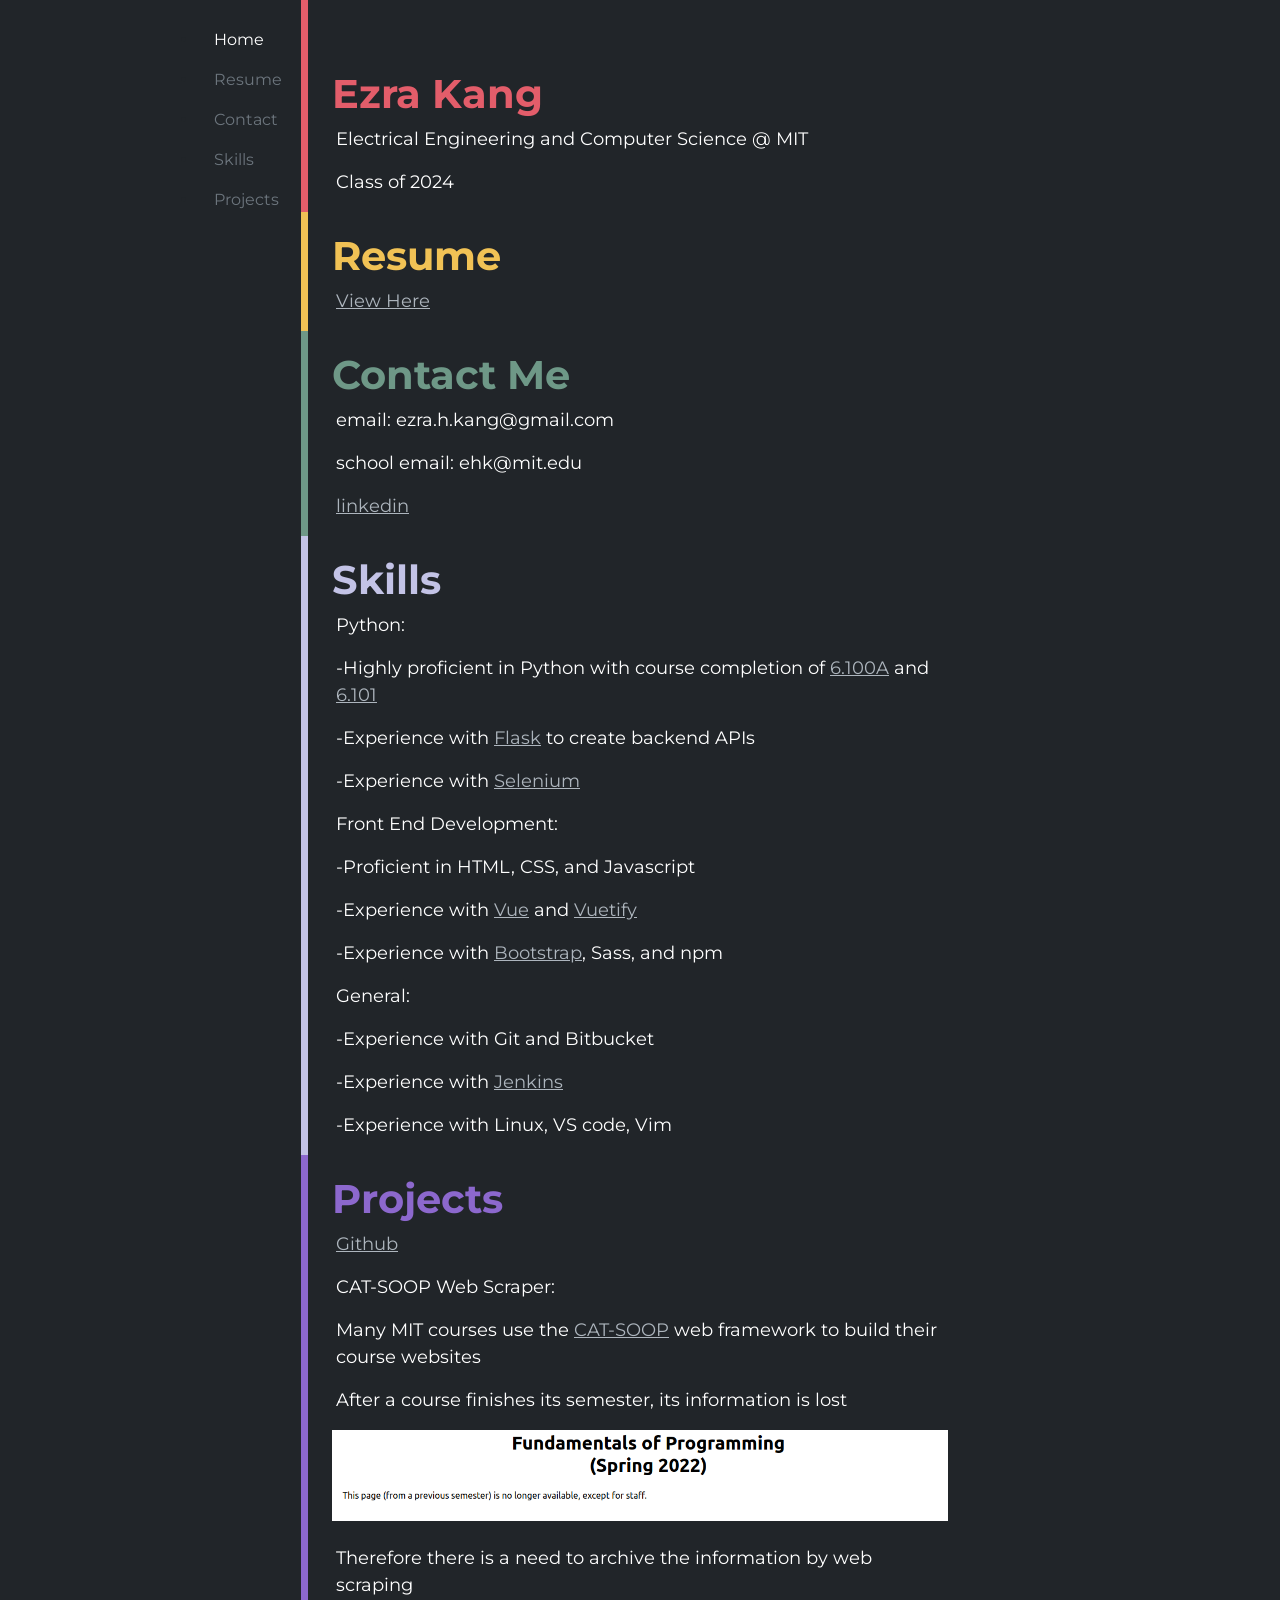
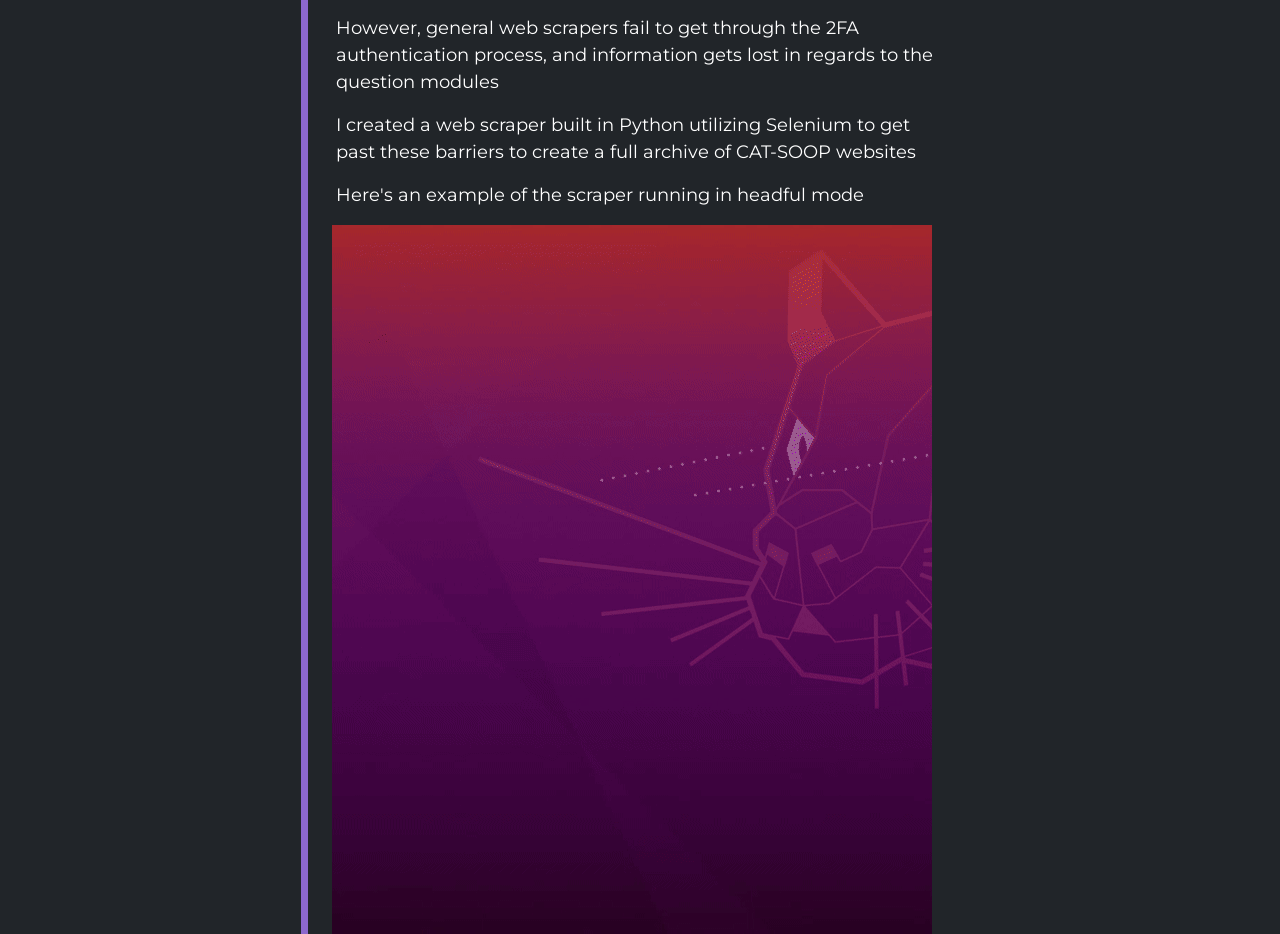
<file: index.html>
<!doctype html>
<html lang="en">
  <head>
    <meta charset="utf-8">
    <meta name="viewport" content="width=device-width, initial-scale=1">
    <link rel="preconnect" href="https://fonts.googleapis.com">
    <link rel="preconnect" href="https://fonts.gstatic.com" crossorigin>
    <link href="https://fonts.googleapis.com/css2?family=Montserrat:wght@400;700;800&display=swap" rel="stylesheet">
    <link rel="stylesheet" href="assets/css/custom.css">
    <title>ezra kang</title>
  </head>
  <body data-bs-spy="scroll" data-bs-target="navbar" data-bs-smooth-scroll="true" tabindex="0">
    <!-- Custom Nav Bar -->
    <div class="container-fluid fixed-top navbar-container">
      <div class="row" style="height: 1px">
        <div class="col d-flex flex-column align-items-end">
          <div id="navbar" style="margin-top: 20px; margin-right: 10px">
            <ul>
              <li>
                <a class="nav-link" id="home-link" href="#home">Home</a>
              </li>
              <li>
                <a class="nav-link" href="#resume">Resume</a>
              </li>
              <li>
                <a class="nav-link" href="#contact">Contact</a>
              </li>
              <li>
                <a class="nav-link" href="#skills">Skills</a>
              </li>
              <li>
                <a class="nav-link" href="#projects">Projects</a>
              </li>
            </ul>
          </div>
        </div>
        <div class="col col-sm-5 col-md-7 col-xl-6" style="height: 1px">
        </div>
        <div class="col">
        </div>
      </div>
    </div>
    <!-- Header Section -->
    <div class="container-fluid" id="home">
      <div class="row">
        <div class="col-1 col-sm d-flex flex-row-reverse">
          <div class="vr" style="background-color: var(--bs-c-red)"></div>
        </div>
        <div class="col col-sm-5 col-md-7 col-xl-6">
          <h1 style="margin-top: 70px; color: var(--bs-c-red)">Ezra Kang</h1>
          <p>Electrical Engineering and Computer Science @ MIT</p>
          <p>Class of 2024</p>
        </div>
        <div class="col right-container">
        </div>
      </div>
    </div>
    <!-- Resume Section -->
    <div class="container-fluid" id="resume">
      <div class="row">
        <div class="col-1 col-sm d-flex flex-row-reverse">
          <div class="vr" style="background-color: #F1C255"></div>
        </div>
        <div class="col col-sm-5 col-md-7 col-xl-6">
          <h1 style="margin-top: 20px; color: #F1C255">Resume</h1>
          <p><a href="Resume.pdf" target="_blank">View Here</a></p>
        </div>
        <div class="col">
        </div>
      </div>
    </div>
    <!-- Contact Section -->
    <div class="container-fluid" id="contact">
      <div class="row">
        <div class="col-1 col-sm d-flex flex-row-reverse">
          <div class="vr" style="background-color: #6E9887"></div>
        </div>
        <div class="col col-sm-5 col-md-7 col-xl-6">
          <h1 style="margin-top: 20px; color: #6E9887">Contact Me</h1>
          <p>email: ezra.h.kang@gmail.com</p>
          <p>school email: ehk@mit.edu</p>
          <p><a href="https://www.linkedin.com/in/ezra-kang-b1731a236" rel="nofollow" target="_blank">linkedin</a> </p>
        </div>
        <div class="col right-container">
        </div>
      </div>
    </div>
    <!-- Skills Section -->
    <div class="container-fluid" id="skills">
      <div class="row">
        <div class="col-1 col-sm d-flex flex-row-reverse">
          <div class="vr" style="background-color: #C3C3E6"></div>
        </div>
        <div class="col col-sm-5 col-md-7 col-xl-6">
          <h1 style="margin-top: 20px; color: #C3C3E6">Skills</h1>
          <p>Python:</p>
          <p>-Highly proficient in Python with course completion of <a href="https://sicp-s1.mit.edu" target="_blank">6.100A</a> and <a href="https://py.mit.edu/" target="_blank">6.101</a></p>
          <p>-Experience with <a href="https://flask.palletsprojects.com/en/2.2.x/" target="_blank">Flask</a> to create backend APIs</p>
          <p>-Experience with <a href="https://www.selenium.dev/" target="_blank">Selenium</a></p>
          <p>Front End Development:</p>
          <p>-Proficient in HTML, CSS, and Javascript</p>
          <p>-Experience with <a href="https://vuejs.org/" target="_blank">Vue</a> and <a href="https://vuetifyjs.com/en/" target="_blank">Vuetify</a></p>
          <p>-Experience with <a href="https://getbootstrap.com/" target="_blank">Bootstrap</a>, Sass, and npm</p>
          <p>General:</p>
          <p>-Experience with Git and Bitbucket</p>
          <p>-Experience with <a href="https://www.jenkins.io/" target="_blank">Jenkins</a></p>
          <p>-Experience with Linux, VS code, Vim</p>
        </div>
        <div class="col right-container">
        </div>
      </div>
    </div>
    <!-- Projects Section -->
    <div class="container-fluid" id="projects">
      <div class="row">
        <div class="col-1 col-sm d-flex flex-row-reverse">
          <div class="vr" style="background-color: var(--bs-c-purple)"></div>
        </div>
        <div class="col col-sm-5 col-md-7 col-xl-6">
          <h1 style="margin-top: 20px; color: var(--bs-c-purple)">Projects</h1>
          <p><a href="https://github.com/ezrakang" target="_blank">Github</a></p>
          <p>CAT-SOOP Web Scraper:</p>
          <p>Many MIT courses use the <a href="https://catsoop.mit.edu/website" target="_blank">CAT-SOOP</a> web framework to build their course websites</p>
          <p>After a course finishes its semester, its information is lost</p>
          <img src="lost.png" class="img-fluid">
          <br>
          <br>
          <p>Therefore there is a need to archive the information by web scraping</p>
          <p>However, general web scrapers fail to get through the 2FA authentication process, and information gets lost in regards to the question modules</p>
          <p>I created a web scraper built in Python utilizing Selenium to get past these barriers to create a full archive of CAT-SOOP websites</p>
          <p>Here's an example of the scraper running in headful mode</p>
          <img src="scraper.gif" class="img-fluid">
        </div>
        <div class="col right-container">
        </div>
      </div>
    </div>
    <script type="module" src="/assets/js/script.js"></script>
  </body>
</html>
</file>
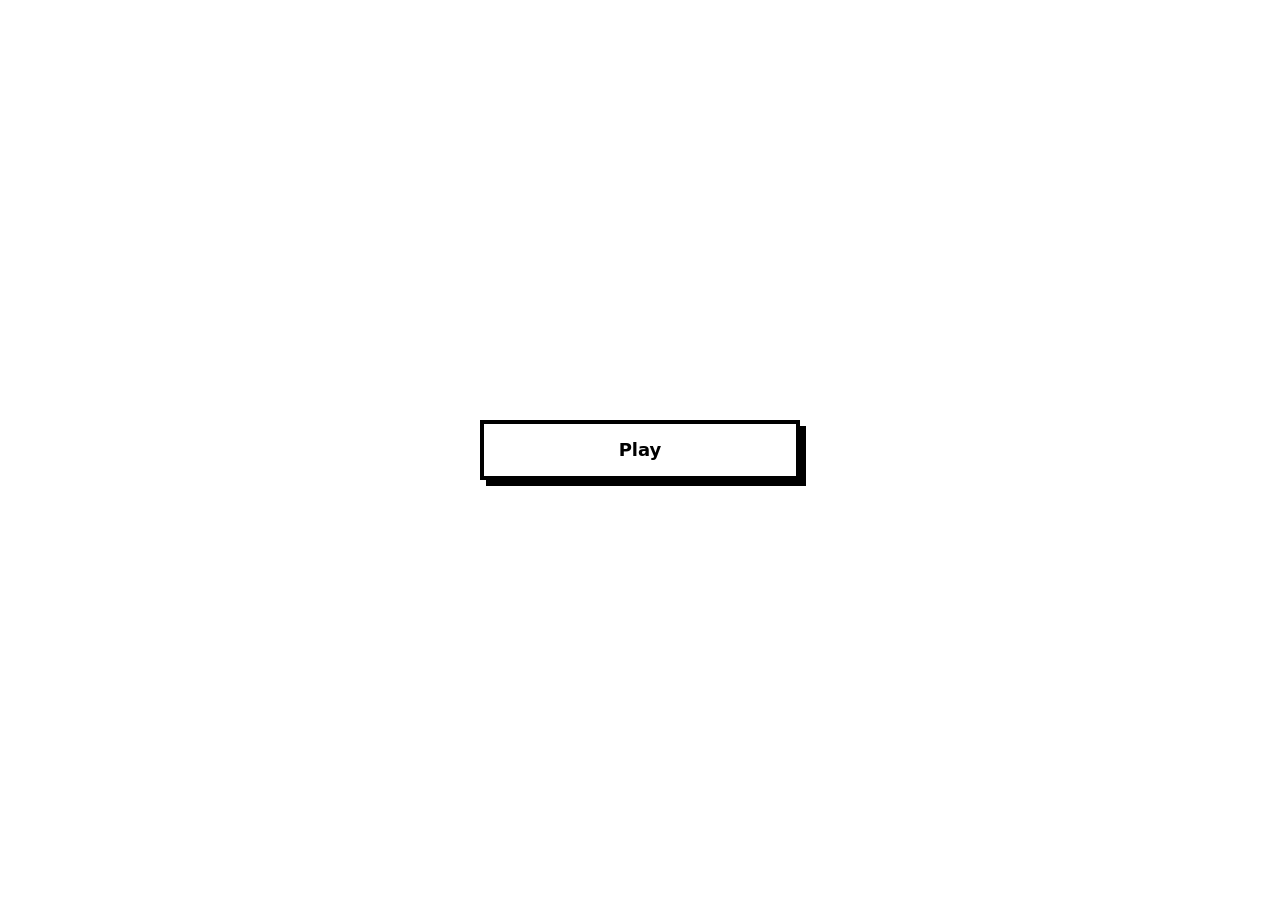
<file: escapedle/index.html>
<!doctype html>
<html lang="en">
  <head>
    <meta charset="utf-8" />
    <meta name="viewport" content="width=device-width, initial-scale=1, viewport-fit=cover, user-scalable=no" />
    <title>Escapedle</title>
    <script type="module" crossorigin src="./assets/index-CU2Gey1q.js"></script>
    <link rel="stylesheet" crossorigin href="./assets/index-MHUke-_g.css">
  </head>
  <body>
    <div id="app"></div>
  </body>
</html>
</file>
<file: assets/css/custom.css>
﻿:root{--bs-blue: #0d6efd;--bs-indigo: #6610f2;--bs-purple: #6f42c1;--bs-pink: #d63384;--bs-red: #dc3545;--bs-orange: #fd7e14;--bs-yellow: #ffc107;--bs-green: #198754;--bs-teal: #20c997;--bs-cyan: #0dcaf0;--bs-white: #fff;--bs-gray: #6c757d;--bs-gray-dark: #343a40;--bs-c-red: #e35d6a;--bs-c-purple: #8c68cd;--bs-gray-100: #f8f9fa;--bs-gray-200: #e9ecef;--bs-gray-300: #dee2e6;--bs-gray-400: #ced4da;--bs-gray-500: #adb5bd;--bs-gray-600: #6c757d;--bs-gray-700: #495057;--bs-gray-800: #343a40;--bs-gray-900: #212529;--bs-primary: #0d6efd;--bs-secondary: #6c757d;--bs-success: #198754;--bs-info: #0dcaf0;--bs-warning: #ffc107;--bs-danger: #dc3545;--bs-light: #f8f9fa;--bs-dark: #212529;--bs-primary-rgb: 13, 110, 253;--bs-secondary-rgb: 108, 117, 125;--bs-success-rgb: 25, 135, 84;--bs-info-rgb: 13, 202, 240;--bs-warning-rgb: 255, 193, 7;--bs-danger-rgb: 220, 53, 69;--bs-light-rgb: 248, 249, 250;--bs-dark-rgb: 33, 37, 41;--bs-white-rgb: 255, 255, 255;--bs-black-rgb: 0, 0, 0;--bs-body-rgb: 33, 37, 41;--bs-font-sans-serif: system-ui, -apple-system, "Segoe UI", Roboto, "Helvetica Neue", Arial, "Noto Sans", "Liberation Sans", sans-serif, "Apple Color Emoji", "Segoe UI Emoji", "Segoe UI Symbol", "Noto Color Emoji";--bs-font-monospace: SFMono-Regular, Menlo, Monaco, Consolas, "Liberation Mono", "Courier New", monospace;--bs-gradient: linear-gradient(180deg, rgba(255, 255, 255, 0.15), rgba(255, 255, 255, 0));--bs-body-font-family: var(--bs-font-sans-serif);--bs-body-font-size: 1rem;--bs-body-font-weight: 400;--bs-body-line-height: 1.5;--bs-body-color: #212529;--bs-body-bg: #fff}*,*::before,*::after{box-sizing:border-box}@media(prefers-reduced-motion: no-preference){:root{scroll-behavior:smooth}}body{margin:0;font-family:var(--bs-body-font-family);font-size:var(--bs-body-font-size);font-weight:var(--bs-body-font-weight);line-height:var(--bs-body-line-height);color:var(--bs-body-color);text-align:var(--bs-body-text-align);background-color:var(--bs-body-bg);-webkit-text-size-adjust:100%;-webkit-tap-highlight-color:rgba(0,0,0,0)}hr{margin:1rem 0;color:inherit;background-color:currentColor;border:0;opacity:.25}hr:not([size]){height:1px}h6,.h6,h5,.h5,h4,.h4,h3,.h3,h2,.h2,h1,.h1{margin-top:0;margin-bottom:.5rem;font-weight:500;line-height:1.2}h1,.h1{font-size:calc(1.375rem + 1.5vw)}@media(min-width: 1200px){h1,.h1{font-size:2.5rem}}h2,.h2{font-size:calc(1.325rem + 0.9vw)}@media(min-width: 1200px){h2,.h2{font-size:2rem}}h3,.h3{font-size:calc(1.3rem + 0.6vw)}@media(min-width: 1200px){h3,.h3{font-size:1.75rem}}h4,.h4{font-size:calc(1.275rem + 0.3vw)}@media(min-width: 1200px){h4,.h4{font-size:1.5rem}}h5,.h5{font-size:1.25rem}h6,.h6{font-size:1rem}p{margin-top:0;margin-bottom:1rem}abbr[title],abbr[data-bs-original-title]{text-decoration:underline dotted;cursor:help;text-decoration-skip-ink:none}address{margin-bottom:1rem;font-style:normal;line-height:inherit}ol,ul{padding-left:2rem}ol,ul,dl{margin-top:0;margin-bottom:1rem}ol ol,ul ul,ol ul,ul ol{margin-bottom:0}dt{font-weight:700}dd{margin-bottom:.5rem;margin-left:0}blockquote{margin:0 0 1rem}b,strong{font-weight:bolder}small,.small{font-size:0.875em}mark,.mark{padding:.2em;background-color:#fcf8e3}sub,sup{position:relative;font-size:0.75em;line-height:0;vertical-align:baseline}sub{bottom:-0.25em}sup{top:-0.5em}a{color:#0d6efd;text-decoration:underline}a:hover{color:#0a58ca}a:not([href]):not([class]),a:not([href]):not([class]):hover{color:inherit;text-decoration:none}pre,code,kbd,samp{font-family:var(--bs-font-monospace);font-size:1em;direction:ltr /* rtl:ignore */;unicode-bidi:bidi-override}pre{display:block;margin-top:0;margin-bottom:1rem;overflow:auto;font-size:0.875em}pre code{font-size:inherit;color:inherit;word-break:normal}code{font-size:0.875em;color:#d63384;word-wrap:break-word}a>code{color:inherit}kbd{padding:.2rem .4rem;font-size:0.875em;color:#fff;background-color:#212529;border-radius:.2rem}kbd kbd{padding:0;font-size:1em;font-weight:700}figure{margin:0 0 1rem}img,svg{vertical-align:middle}table{caption-side:bottom;border-collapse:collapse}caption{padding-top:.5rem;padding-bottom:.5rem;color:#6c757d;text-align:left}th{text-align:inherit;text-align:-webkit-match-parent}thead,tbody,tfoot,tr,td,th{border-color:inherit;border-style:solid;border-width:0}label{display:inline-block}button{border-radius:0}button:focus:not(:focus-visible){outline:0}input,button,select,optgroup,textarea{margin:0;font-family:inherit;font-size:inherit;line-height:inherit}button,select{text-transform:none}[role=button]{cursor:pointer}select{word-wrap:normal}select:disabled{opacity:1}[list]::-webkit-calendar-picker-indicator{display:none}button,[type=button],[type=reset],[type=submit]{-webkit-appearance:button}button:not(:disabled),[type=button]:not(:disabled),[type=reset]:not(:disabled),[type=submit]:not(:disabled){cursor:pointer}::-moz-focus-inner{padding:0;border-style:none}textarea{resize:vertical}fieldset{min-width:0;padding:0;margin:0;border:0}legend{float:left;width:100%;padding:0;margin-bottom:.5rem;font-size:calc(1.275rem + 0.3vw);line-height:inherit}@media(min-width: 1200px){legend{font-size:1.5rem}}legend+*{clear:left}::-webkit-datetime-edit-fields-wrapper,::-webkit-datetime-edit-text,::-webkit-datetime-edit-minute,::-webkit-datetime-edit-hour-field,::-webkit-datetime-edit-day-field,::-webkit-datetime-edit-month-field,::-webkit-datetime-edit-year-field{padding:0}::-webkit-inner-spin-button{height:auto}[type=search]{outline-offset:-2px;-webkit-appearance:textfield}::-webkit-search-decoration{-webkit-appearance:none}::-webkit-color-swatch-wrapper{padding:0}::file-selector-button{font:inherit}::-webkit-file-upload-button{font:inherit;-webkit-appearance:button}output{display:inline-block}iframe{border:0}summary{display:list-item;cursor:pointer}progress{vertical-align:baseline}[hidden]{display:none !important}.lead{font-size:1.25rem;font-weight:300}.display-1{font-size:calc(1.625rem + 4.5vw);font-weight:300;line-height:1.2}@media(min-width: 1200px){.display-1{font-size:5rem}}.display-2{font-size:calc(1.575rem + 3.9vw);font-weight:300;line-height:1.2}@media(min-width: 1200px){.display-2{font-size:4.5rem}}.display-3{font-size:calc(1.525rem + 3.3vw);font-weight:300;line-height:1.2}@media(min-width: 1200px){.display-3{font-size:4rem}}.display-4{font-size:calc(1.475rem + 2.7vw);font-weight:300;line-height:1.2}@media(min-width: 1200px){.display-4{font-size:3.5rem}}.display-5{font-size:calc(1.425rem + 2.1vw);font-weight:300;line-height:1.2}@media(min-width: 1200px){.display-5{font-size:3rem}}.display-6{font-size:calc(1.375rem + 1.5vw);font-weight:300;line-height:1.2}@media(min-width: 1200px){.display-6{font-size:2.5rem}}.list-unstyled{padding-left:0;list-style:none}.list-inline{padding-left:0;list-style:none}.list-inline-item{display:inline-block}.list-inline-item:not(:last-child){margin-right:.5rem}.initialism{font-size:0.875em;text-transform:uppercase}.blockquote{margin-bottom:1rem;font-size:1.25rem}.blockquote>:last-child{margin-bottom:0}.blockquote-footer{margin-top:-1rem;margin-bottom:1rem;font-size:0.875em;color:#6c757d}.blockquote-footer::before{content:"— "}.img-fluid{max-width:100%;height:auto}.img-thumbnail{padding:.25rem;background-color:#fff;border:1px solid #dee2e6;border-radius:.25rem;max-width:100%;height:auto}.figure{display:inline-block}.figure-img{margin-bottom:.5rem;line-height:1}.figure-caption{font-size:0.875em;color:#6c757d}.container,.container-fluid,.container-xxl,.container-xl,.container-lg,.container-md,.container-sm{width:100%;padding-right:var(--bs-gutter-x, 0.75rem);padding-left:var(--bs-gutter-x, 0.75rem);margin-right:auto;margin-left:auto}@media(min-width: 576px){.container-sm,.container{max-width:540px}}@media(min-width: 768px){.container-md,.container-sm,.container{max-width:720px}}@media(min-width: 992px){.container-lg,.container-md,.container-sm,.container{max-width:960px}}@media(min-width: 1200px){.container-xl,.container-lg,.container-md,.container-sm,.container{max-width:1140px}}@media(min-width: 1400px){.container-xxl,.container-xl,.container-lg,.container-md,.container-sm,.container{max-width:1320px}}.row{--bs-gutter-x: 1.5rem;--bs-gutter-y: 0;display:flex;flex-wrap:wrap;margin-top:calc(var(--bs-gutter-y) * -1);margin-right:calc(var(--bs-gutter-x) * -.5);margin-left:calc(var(--bs-gutter-x) * -.5)}.row>*{flex-shrink:0;width:100%;max-width:100%;padding-right:calc(var(--bs-gutter-x) * .5);padding-left:calc(var(--bs-gutter-x) * .5);margin-top:var(--bs-gutter-y)}.col{flex:1 0 0%}.row-cols-auto>*{flex:0 0 auto;width:auto}.row-cols-1>*{flex:0 0 auto;width:100%}.row-cols-2>*{flex:0 0 auto;width:50%}.row-cols-3>*{flex:0 0 auto;width:33.3333333333%}.row-cols-4>*{flex:0 0 auto;width:25%}.row-cols-5>*{flex:0 0 auto;width:20%}.row-cols-6>*{flex:0 0 auto;width:16.6666666667%}.col-auto{flex:0 0 auto;width:auto}.col-1{flex:0 0 auto;width:8.33333333%}.col-2{flex:0 0 auto;width:16.66666667%}.col-3{flex:0 0 auto;width:25%}.col-4{flex:0 0 auto;width:33.33333333%}.col-5{flex:0 0 auto;width:41.66666667%}.col-6{flex:0 0 auto;width:50%}.col-7{flex:0 0 auto;width:58.33333333%}.col-8{flex:0 0 auto;width:66.66666667%}.col-9{flex:0 0 auto;width:75%}.col-10{flex:0 0 auto;width:83.33333333%}.col-11{flex:0 0 auto;width:91.66666667%}.col-12{flex:0 0 auto;width:100%}.offset-1{margin-left:8.33333333%}.offset-2{margin-left:16.66666667%}.offset-3{margin-left:25%}.offset-4{margin-left:33.33333333%}.offset-5{margin-left:41.66666667%}.offset-6{margin-left:50%}.offset-7{margin-left:58.33333333%}.offset-8{margin-left:66.66666667%}.offset-9{margin-left:75%}.offset-10{margin-left:83.33333333%}.offset-11{margin-left:91.66666667%}.g-0,.gx-0{--bs-gutter-x: 0}.g-0,.gy-0{--bs-gutter-y: 0}.g-1,.gx-1{--bs-gutter-x: 0.25rem}.g-1,.gy-1{--bs-gutter-y: 0.25rem}.g-2,.gx-2{--bs-gutter-x: 0.5rem}.g-2,.gy-2{--bs-gutter-y: 0.5rem}.g-3,.gx-3{--bs-gutter-x: 1rem}.g-3,.gy-3{--bs-gutter-y: 1rem}.g-4,.gx-4{--bs-gutter-x: 1.5rem}.g-4,.gy-4{--bs-gutter-y: 1.5rem}.g-5,.gx-5{--bs-gutter-x: 3rem}.g-5,.gy-5{--bs-gutter-y: 3rem}@media(min-width: 576px){.col-sm{flex:1 0 0%}.row-cols-sm-auto>*{flex:0 0 auto;width:auto}.row-cols-sm-1>*{flex:0 0 auto;width:100%}.row-cols-sm-2>*{flex:0 0 auto;width:50%}.row-cols-sm-3>*{flex:0 0 auto;width:33.3333333333%}.row-cols-sm-4>*{flex:0 0 auto;width:25%}.row-cols-sm-5>*{flex:0 0 auto;width:20%}.row-cols-sm-6>*{flex:0 0 auto;width:16.6666666667%}.col-sm-auto{flex:0 0 auto;width:auto}.col-sm-1{flex:0 0 auto;width:8.33333333%}.col-sm-2{flex:0 0 auto;width:16.66666667%}.col-sm-3{flex:0 0 auto;width:25%}.col-sm-4{flex:0 0 auto;width:33.33333333%}.col-sm-5{flex:0 0 auto;width:41.66666667%}.col-sm-6{flex:0 0 auto;width:50%}.col-sm-7{flex:0 0 auto;width:58.33333333%}.col-sm-8{flex:0 0 auto;width:66.66666667%}.col-sm-9{flex:0 0 auto;width:75%}.col-sm-10{flex:0 0 auto;width:83.33333333%}.col-sm-11{flex:0 0 auto;width:91.66666667%}.col-sm-12{flex:0 0 auto;width:100%}.offset-sm-0{margin-left:0}.offset-sm-1{margin-left:8.33333333%}.offset-sm-2{margin-left:16.66666667%}.offset-sm-3{margin-left:25%}.offset-sm-4{margin-left:33.33333333%}.offset-sm-5{margin-left:41.66666667%}.offset-sm-6{margin-left:50%}.offset-sm-7{margin-left:58.33333333%}.offset-sm-8{margin-left:66.66666667%}.offset-sm-9{margin-left:75%}.offset-sm-10{margin-left:83.33333333%}.offset-sm-11{margin-left:91.66666667%}.g-sm-0,.gx-sm-0{--bs-gutter-x: 0}.g-sm-0,.gy-sm-0{--bs-gutter-y: 0}.g-sm-1,.gx-sm-1{--bs-gutter-x: 0.25rem}.g-sm-1,.gy-sm-1{--bs-gutter-y: 0.25rem}.g-sm-2,.gx-sm-2{--bs-gutter-x: 0.5rem}.g-sm-2,.gy-sm-2{--bs-gutter-y: 0.5rem}.g-sm-3,.gx-sm-3{--bs-gutter-x: 1rem}.g-sm-3,.gy-sm-3{--bs-gutter-y: 1rem}.g-sm-4,.gx-sm-4{--bs-gutter-x: 1.5rem}.g-sm-4,.gy-sm-4{--bs-gutter-y: 1.5rem}.g-sm-5,.gx-sm-5{--bs-gutter-x: 3rem}.g-sm-5,.gy-sm-5{--bs-gutter-y: 3rem}}@media(min-width: 768px){.col-md{flex:1 0 0%}.row-cols-md-auto>*{flex:0 0 auto;width:auto}.row-cols-md-1>*{flex:0 0 auto;width:100%}.row-cols-md-2>*{flex:0 0 auto;width:50%}.row-cols-md-3>*{flex:0 0 auto;width:33.3333333333%}.row-cols-md-4>*{flex:0 0 auto;width:25%}.row-cols-md-5>*{flex:0 0 auto;width:20%}.row-cols-md-6>*{flex:0 0 auto;width:16.6666666667%}.col-md-auto{flex:0 0 auto;width:auto}.col-md-1{flex:0 0 auto;width:8.33333333%}.col-md-2{flex:0 0 auto;width:16.66666667%}.col-md-3{flex:0 0 auto;width:25%}.col-md-4{flex:0 0 auto;width:33.33333333%}.col-md-5{flex:0 0 auto;width:41.66666667%}.col-md-6{flex:0 0 auto;width:50%}.col-md-7{flex:0 0 auto;width:58.33333333%}.col-md-8{flex:0 0 auto;width:66.66666667%}.col-md-9{flex:0 0 auto;width:75%}.col-md-10{flex:0 0 auto;width:83.33333333%}.col-md-11{flex:0 0 auto;width:91.66666667%}.col-md-12{flex:0 0 auto;width:100%}.offset-md-0{margin-left:0}.offset-md-1{margin-left:8.33333333%}.offset-md-2{margin-left:16.66666667%}.offset-md-3{margin-left:25%}.offset-md-4{margin-left:33.33333333%}.offset-md-5{margin-left:41.66666667%}.offset-md-6{margin-left:50%}.offset-md-7{margin-left:58.33333333%}.offset-md-8{margin-left:66.66666667%}.offset-md-9{margin-left:75%}.offset-md-10{margin-left:83.33333333%}.offset-md-11{margin-left:91.66666667%}.g-md-0,.gx-md-0{--bs-gutter-x: 0}.g-md-0,.gy-md-0{--bs-gutter-y: 0}.g-md-1,.gx-md-1{--bs-gutter-x: 0.25rem}.g-md-1,.gy-md-1{--bs-gutter-y: 0.25rem}.g-md-2,.gx-md-2{--bs-gutter-x: 0.5rem}.g-md-2,.gy-md-2{--bs-gutter-y: 0.5rem}.g-md-3,.gx-md-3{--bs-gutter-x: 1rem}.g-md-3,.gy-md-3{--bs-gutter-y: 1rem}.g-md-4,.gx-md-4{--bs-gutter-x: 1.5rem}.g-md-4,.gy-md-4{--bs-gutter-y: 1.5rem}.g-md-5,.gx-md-5{--bs-gutter-x: 3rem}.g-md-5,.gy-md-5{--bs-gutter-y: 3rem}}@media(min-width: 992px){.col-lg{flex:1 0 0%}.row-cols-lg-auto>*{flex:0 0 auto;width:auto}.row-cols-lg-1>*{flex:0 0 auto;width:100%}.row-cols-lg-2>*{flex:0 0 auto;width:50%}.row-cols-lg-3>*{flex:0 0 auto;width:33.3333333333%}.row-cols-lg-4>*{flex:0 0 auto;width:25%}.row-cols-lg-5>*{flex:0 0 auto;width:20%}.row-cols-lg-6>*{flex:0 0 auto;width:16.6666666667%}.col-lg-auto{flex:0 0 auto;width:auto}.col-lg-1{flex:0 0 auto;width:8.33333333%}.col-lg-2{flex:0 0 auto;width:16.66666667%}.col-lg-3{flex:0 0 auto;width:25%}.col-lg-4{flex:0 0 auto;width:33.33333333%}.col-lg-5{flex:0 0 auto;width:41.66666667%}.col-lg-6{flex:0 0 auto;width:50%}.col-lg-7{flex:0 0 auto;width:58.33333333%}.col-lg-8{flex:0 0 auto;width:66.66666667%}.col-lg-9{flex:0 0 auto;width:75%}.col-lg-10{flex:0 0 auto;width:83.33333333%}.col-lg-11{flex:0 0 auto;width:91.66666667%}.col-lg-12{flex:0 0 auto;width:100%}.offset-lg-0{margin-left:0}.offset-lg-1{margin-left:8.33333333%}.offset-lg-2{margin-left:16.66666667%}.offset-lg-3{margin-left:25%}.offset-lg-4{margin-left:33.33333333%}.offset-lg-5{margin-left:41.66666667%}.offset-lg-6{margin-left:50%}.offset-lg-7{margin-left:58.33333333%}.offset-lg-8{margin-left:66.66666667%}.offset-lg-9{margin-left:75%}.offset-lg-10{margin-left:83.33333333%}.offset-lg-11{margin-left:91.66666667%}.g-lg-0,.gx-lg-0{--bs-gutter-x: 0}.g-lg-0,.gy-lg-0{--bs-gutter-y: 0}.g-lg-1,.gx-lg-1{--bs-gutter-x: 0.25rem}.g-lg-1,.gy-lg-1{--bs-gutter-y: 0.25rem}.g-lg-2,.gx-lg-2{--bs-gutter-x: 0.5rem}.g-lg-2,.gy-lg-2{--bs-gutter-y: 0.5rem}.g-lg-3,.gx-lg-3{--bs-gutter-x: 1rem}.g-lg-3,.gy-lg-3{--bs-gutter-y: 1rem}.g-lg-4,.gx-lg-4{--bs-gutter-x: 1.5rem}.g-lg-4,.gy-lg-4{--bs-gutter-y: 1.5rem}.g-lg-5,.gx-lg-5{--bs-gutter-x: 3rem}.g-lg-5,.gy-lg-5{--bs-gutter-y: 3rem}}@media(min-width: 1200px){.col-xl{flex:1 0 0%}.row-cols-xl-auto>*{flex:0 0 auto;width:auto}.row-cols-xl-1>*{flex:0 0 auto;width:100%}.row-cols-xl-2>*{flex:0 0 auto;width:50%}.row-cols-xl-3>*{flex:0 0 auto;width:33.3333333333%}.row-cols-xl-4>*{flex:0 0 auto;width:25%}.row-cols-xl-5>*{flex:0 0 auto;width:20%}.row-cols-xl-6>*{flex:0 0 auto;width:16.6666666667%}.col-xl-auto{flex:0 0 auto;width:auto}.col-xl-1{flex:0 0 auto;width:8.33333333%}.col-xl-2{flex:0 0 auto;width:16.66666667%}.col-xl-3{flex:0 0 auto;width:25%}.col-xl-4{flex:0 0 auto;width:33.33333333%}.col-xl-5{flex:0 0 auto;width:41.66666667%}.col-xl-6{flex:0 0 auto;width:50%}.col-xl-7{flex:0 0 auto;width:58.33333333%}.col-xl-8{flex:0 0 auto;width:66.66666667%}.col-xl-9{flex:0 0 auto;width:75%}.col-xl-10{flex:0 0 auto;width:83.33333333%}.col-xl-11{flex:0 0 auto;width:91.66666667%}.col-xl-12{flex:0 0 auto;width:100%}.offset-xl-0{margin-left:0}.offset-xl-1{margin-left:8.33333333%}.offset-xl-2{margin-left:16.66666667%}.offset-xl-3{margin-left:25%}.offset-xl-4{margin-left:33.33333333%}.offset-xl-5{margin-left:41.66666667%}.offset-xl-6{margin-left:50%}.offset-xl-7{margin-left:58.33333333%}.offset-xl-8{margin-left:66.66666667%}.offset-xl-9{margin-left:75%}.offset-xl-10{margin-left:83.33333333%}.offset-xl-11{margin-left:91.66666667%}.g-xl-0,.gx-xl-0{--bs-gutter-x: 0}.g-xl-0,.gy-xl-0{--bs-gutter-y: 0}.g-xl-1,.gx-xl-1{--bs-gutter-x: 0.25rem}.g-xl-1,.gy-xl-1{--bs-gutter-y: 0.25rem}.g-xl-2,.gx-xl-2{--bs-gutter-x: 0.5rem}.g-xl-2,.gy-xl-2{--bs-gutter-y: 0.5rem}.g-xl-3,.gx-xl-3{--bs-gutter-x: 1rem}.g-xl-3,.gy-xl-3{--bs-gutter-y: 1rem}.g-xl-4,.gx-xl-4{--bs-gutter-x: 1.5rem}.g-xl-4,.gy-xl-4{--bs-gutter-y: 1.5rem}.g-xl-5,.gx-xl-5{--bs-gutter-x: 3rem}.g-xl-5,.gy-xl-5{--bs-gutter-y: 3rem}}@media(min-width: 1400px){.col-xxl{flex:1 0 0%}.row-cols-xxl-auto>*{flex:0 0 auto;width:auto}.row-cols-xxl-1>*{flex:0 0 auto;width:100%}.row-cols-xxl-2>*{flex:0 0 auto;width:50%}.row-cols-xxl-3>*{flex:0 0 auto;width:33.3333333333%}.row-cols-xxl-4>*{flex:0 0 auto;width:25%}.row-cols-xxl-5>*{flex:0 0 auto;width:20%}.row-cols-xxl-6>*{flex:0 0 auto;width:16.6666666667%}.col-xxl-auto{flex:0 0 auto;width:auto}.col-xxl-1{flex:0 0 auto;width:8.33333333%}.col-xxl-2{flex:0 0 auto;width:16.66666667%}.col-xxl-3{flex:0 0 auto;width:25%}.col-xxl-4{flex:0 0 auto;width:33.33333333%}.col-xxl-5{flex:0 0 auto;width:41.66666667%}.col-xxl-6{flex:0 0 auto;width:50%}.col-xxl-7{flex:0 0 auto;width:58.33333333%}.col-xxl-8{flex:0 0 auto;width:66.66666667%}.col-xxl-9{flex:0 0 auto;width:75%}.col-xxl-10{flex:0 0 auto;width:83.33333333%}.col-xxl-11{flex:0 0 auto;width:91.66666667%}.col-xxl-12{flex:0 0 auto;width:100%}.offset-xxl-0{margin-left:0}.offset-xxl-1{margin-left:8.33333333%}.offset-xxl-2{margin-left:16.66666667%}.offset-xxl-3{margin-left:25%}.offset-xxl-4{margin-left:33.33333333%}.offset-xxl-5{margin-left:41.66666667%}.offset-xxl-6{margin-left:50%}.offset-xxl-7{margin-left:58.33333333%}.offset-xxl-8{margin-left:66.66666667%}.offset-xxl-9{margin-left:75%}.offset-xxl-10{margin-left:83.33333333%}.offset-xxl-11{margin-left:91.66666667%}.g-xxl-0,.gx-xxl-0{--bs-gutter-x: 0}.g-xxl-0,.gy-xxl-0{--bs-gutter-y: 0}.g-xxl-1,.gx-xxl-1{--bs-gutter-x: 0.25rem}.g-xxl-1,.gy-xxl-1{--bs-gutter-y: 0.25rem}.g-xxl-2,.gx-xxl-2{--bs-gutter-x: 0.5rem}.g-xxl-2,.gy-xxl-2{--bs-gutter-y: 0.5rem}.g-xxl-3,.gx-xxl-3{--bs-gutter-x: 1rem}.g-xxl-3,.gy-xxl-3{--bs-gutter-y: 1rem}.g-xxl-4,.gx-xxl-4{--bs-gutter-x: 1.5rem}.g-xxl-4,.gy-xxl-4{--bs-gutter-y: 1.5rem}.g-xxl-5,.gx-xxl-5{--bs-gutter-x: 3rem}.g-xxl-5,.gy-xxl-5{--bs-gutter-y: 3rem}}.nav{display:flex;flex-wrap:wrap;padding-left:0;margin-bottom:0;list-style:none}.nav-link{display:block;padding:.5rem 1rem;color:#0d6efd;text-decoration:none;transition:color .15s ease-in-out,background-color .15s ease-in-out,border-color .15s ease-in-out}@media(prefers-reduced-motion: reduce){.nav-link{transition:none}}.nav-link:hover,.nav-link:focus{color:#0a58ca}.nav-link.disabled{color:#6c757d;pointer-events:none;cursor:default}.nav-tabs{border-bottom:1px solid #dee2e6}.nav-tabs .nav-link{margin-bottom:-1px;background:none;border:1px solid transparent;border-top-left-radius:.25rem;border-top-right-radius:.25rem}.nav-tabs .nav-link:hover,.nav-tabs .nav-link:focus{border-color:#e9ecef #e9ecef #dee2e6;isolation:isolate}.nav-tabs .nav-link.disabled{color:#6c757d;background-color:transparent;border-color:transparent}.nav-tabs .nav-link.active,.nav-tabs .nav-item.show .nav-link{color:#495057;background-color:#fff;border-color:#dee2e6 #dee2e6 #fff}.nav-tabs .dropdown-menu{margin-top:-1px;border-top-left-radius:0;border-top-right-radius:0}.nav-pills .nav-link{background:none;border:0;border-radius:.25rem}.nav-pills .nav-link.active,.nav-pills .show>.nav-link{color:#fff;background-color:#0d6efd}.nav-fill>.nav-link,.nav-fill .nav-item{flex:1 1 auto;text-align:center}.nav-justified>.nav-link,.nav-justified .nav-item{flex-basis:0;flex-grow:1;text-align:center}.nav-fill .nav-item .nav-link,.nav-justified .nav-item .nav-link{width:100%}.tab-content>.tab-pane{display:none}.tab-content>.active{display:block}.navbar{position:relative;display:flex;flex-wrap:wrap;align-items:center;justify-content:space-between;padding-top:.5rem;padding-bottom:.5rem}.navbar>.container,.navbar>.container-fluid,.navbar>.container-sm,.navbar>.container-md,.navbar>.container-lg,.navbar>.container-xl,.navbar>.container-xxl{display:flex;flex-wrap:inherit;align-items:center;justify-content:space-between}.navbar-brand{padding-top:.3125rem;padding-bottom:.3125rem;margin-right:1rem;font-size:1.25rem;text-decoration:none;white-space:nowrap}.navbar-nav{display:flex;flex-direction:column;padding-left:0;margin-bottom:0;list-style:none}.navbar-nav .nav-link{padding-right:0;padding-left:0}.navbar-nav .dropdown-menu{position:static}.navbar-text{padding-top:.5rem;padding-bottom:.5rem}.navbar-collapse{flex-basis:100%;flex-grow:1;align-items:center}.navbar-toggler{padding:.25rem .75rem;font-size:1.25rem;line-height:1;background-color:transparent;border:1px solid transparent;border-radius:.25rem;transition:box-shadow .15s ease-in-out}@media(prefers-reduced-motion: reduce){.navbar-toggler{transition:none}}.navbar-toggler:hover{text-decoration:none}.navbar-toggler:focus{text-decoration:none;outline:0;box-shadow:0 0 0 .25rem}.navbar-toggler-icon{display:inline-block;width:1.5em;height:1.5em;vertical-align:middle;background-repeat:no-repeat;background-position:center;background-size:100%}.navbar-nav-scroll{max-height:var(--bs-scroll-height, 75vh);overflow-y:auto}@media(min-width: 576px){.navbar-expand-sm{flex-wrap:nowrap;justify-content:flex-start}.navbar-expand-sm .navbar-nav{flex-direction:row}.navbar-expand-sm .navbar-nav .dropdown-menu{position:absolute}.navbar-expand-sm .navbar-nav .nav-link{padding-right:.5rem;padding-left:.5rem}.navbar-expand-sm .navbar-nav-scroll{overflow:visible}.navbar-expand-sm .navbar-collapse{display:flex !important;flex-basis:auto}.navbar-expand-sm .navbar-toggler{display:none}.navbar-expand-sm .offcanvas-header{display:none}.navbar-expand-sm .offcanvas{position:inherit;bottom:0;z-index:1000;flex-grow:1;visibility:visible !important;background-color:transparent;border-right:0;border-left:0;transition:none;transform:none}.navbar-expand-sm .offcanvas-top,.navbar-expand-sm .offcanvas-bottom{height:auto;border-top:0;border-bottom:0}.navbar-expand-sm .offcanvas-body{display:flex;flex-grow:0;padding:0;overflow-y:visible}}@media(min-width: 768px){.navbar-expand-md{flex-wrap:nowrap;justify-content:flex-start}.navbar-expand-md .navbar-nav{flex-direction:row}.navbar-expand-md .navbar-nav .dropdown-menu{position:absolute}.navbar-expand-md .navbar-nav .nav-link{padding-right:.5rem;padding-left:.5rem}.navbar-expand-md .navbar-nav-scroll{overflow:visible}.navbar-expand-md .navbar-collapse{display:flex !important;flex-basis:auto}.navbar-expand-md .navbar-toggler{display:none}.navbar-expand-md .offcanvas-header{display:none}.navbar-expand-md .offcanvas{position:inherit;bottom:0;z-index:1000;flex-grow:1;visibility:visible !important;background-color:transparent;border-right:0;border-left:0;transition:none;transform:none}.navbar-expand-md .offcanvas-top,.navbar-expand-md .offcanvas-bottom{height:auto;border-top:0;border-bottom:0}.navbar-expand-md .offcanvas-body{display:flex;flex-grow:0;padding:0;overflow-y:visible}}@media(min-width: 992px){.navbar-expand-lg{flex-wrap:nowrap;justify-content:flex-start}.navbar-expand-lg .navbar-nav{flex-direction:row}.navbar-expand-lg .navbar-nav .dropdown-menu{position:absolute}.navbar-expand-lg .navbar-nav .nav-link{padding-right:.5rem;padding-left:.5rem}.navbar-expand-lg .navbar-nav-scroll{overflow:visible}.navbar-expand-lg .navbar-collapse{display:flex !important;flex-basis:auto}.navbar-expand-lg .navbar-toggler{display:none}.navbar-expand-lg .offcanvas-header{display:none}.navbar-expand-lg .offcanvas{position:inherit;bottom:0;z-index:1000;flex-grow:1;visibility:visible !important;background-color:transparent;border-right:0;border-left:0;transition:none;transform:none}.navbar-expand-lg .offcanvas-top,.navbar-expand-lg .offcanvas-bottom{height:auto;border-top:0;border-bottom:0}.navbar-expand-lg .offcanvas-body{display:flex;flex-grow:0;padding:0;overflow-y:visible}}@media(min-width: 1200px){.navbar-expand-xl{flex-wrap:nowrap;justify-content:flex-start}.navbar-expand-xl .navbar-nav{flex-direction:row}.navbar-expand-xl .navbar-nav .dropdown-menu{position:absolute}.navbar-expand-xl .navbar-nav .nav-link{padding-right:.5rem;padding-left:.5rem}.navbar-expand-xl .navbar-nav-scroll{overflow:visible}.navbar-expand-xl .navbar-collapse{display:flex !important;flex-basis:auto}.navbar-expand-xl .navbar-toggler{display:none}.navbar-expand-xl .offcanvas-header{display:none}.navbar-expand-xl .offcanvas{position:inherit;bottom:0;z-index:1000;flex-grow:1;visibility:visible !important;background-color:transparent;border-right:0;border-left:0;transition:none;transform:none}.navbar-expand-xl .offcanvas-top,.navbar-expand-xl .offcanvas-bottom{height:auto;border-top:0;border-bottom:0}.navbar-expand-xl .offcanvas-body{display:flex;flex-grow:0;padding:0;overflow-y:visible}}@media(min-width: 1400px){.navbar-expand-xxl{flex-wrap:nowrap;justify-content:flex-start}.navbar-expand-xxl .navbar-nav{flex-direction:row}.navbar-expand-xxl .navbar-nav .dropdown-menu{position:absolute}.navbar-expand-xxl .navbar-nav .nav-link{padding-right:.5rem;padding-left:.5rem}.navbar-expand-xxl .navbar-nav-scroll{overflow:visible}.navbar-expand-xxl .navbar-collapse{display:flex !important;flex-basis:auto}.navbar-expand-xxl .navbar-toggler{display:none}.navbar-expand-xxl .offcanvas-header{display:none}.navbar-expand-xxl .offcanvas{position:inherit;bottom:0;z-index:1000;flex-grow:1;visibility:visible !important;background-color:transparent;border-right:0;border-left:0;transition:none;transform:none}.navbar-expand-xxl .offcanvas-top,.navbar-expand-xxl .offcanvas-bottom{height:auto;border-top:0;border-bottom:0}.navbar-expand-xxl .offcanvas-body{display:flex;flex-grow:0;padding:0;overflow-y:visible}}.navbar-expand{flex-wrap:nowrap;justify-content:flex-start}.navbar-expand .navbar-nav{flex-direction:row}.navbar-expand .navbar-nav .dropdown-menu{position:absolute}.navbar-expand .navbar-nav .nav-link{padding-right:.5rem;padding-left:.5rem}.navbar-expand .navbar-nav-scroll{overflow:visible}.navbar-expand .navbar-collapse{display:flex !important;flex-basis:auto}.navbar-expand .navbar-toggler{display:none}.navbar-expand .offcanvas-header{display:none}.navbar-expand .offcanvas{position:inherit;bottom:0;z-index:1000;flex-grow:1;visibility:visible !important;background-color:transparent;border-right:0;border-left:0;transition:none;transform:none}.navbar-expand .offcanvas-top,.navbar-expand .offcanvas-bottom{height:auto;border-top:0;border-bottom:0}.navbar-expand .offcanvas-body{display:flex;flex-grow:0;padding:0;overflow-y:visible}.navbar-light .navbar-brand{color:rgba(0,0,0,.9)}.navbar-light .navbar-brand:hover,.navbar-light .navbar-brand:focus{color:rgba(0,0,0,.9)}.navbar-light .navbar-nav .nav-link{color:rgba(0,0,0,.55)}.navbar-light .navbar-nav .nav-link:hover,.navbar-light .navbar-nav .nav-link:focus{color:rgba(0,0,0,.7)}.navbar-light .navbar-nav .nav-link.disabled{color:rgba(0,0,0,.3)}.navbar-light .navbar-nav .show>.nav-link,.navbar-light .navbar-nav .nav-link.active{color:rgba(0,0,0,.9)}.navbar-light .navbar-toggler{color:rgba(0,0,0,.55);border-color:rgba(0,0,0,.1)}.navbar-light .navbar-toggler-icon{background-image:url("data:image/svg+xml,%3csvg xmlns='http://www.w3.org/2000/svg' viewBox='0 0 30 30'%3e%3cpath stroke='rgba%280, 0, 0, 0.55%29' stroke-linecap='round' stroke-miterlimit='10' stroke-width='2' d='M4 7h22M4 15h22M4 23h22'/%3e%3c/svg%3e")}.navbar-light .navbar-text{color:rgba(0,0,0,.55)}.navbar-light .navbar-text a,.navbar-light .navbar-text a:hover,.navbar-light .navbar-text a:focus{color:rgba(0,0,0,.9)}.navbar-dark .navbar-brand{color:#fff}.navbar-dark .navbar-brand:hover,.navbar-dark .navbar-brand:focus{color:#fff}.navbar-dark .navbar-nav .nav-link{color:rgba(255,255,255,.55)}.navbar-dark .navbar-nav .nav-link:hover,.navbar-dark .navbar-nav .nav-link:focus{color:rgba(255,255,255,.75)}.navbar-dark .navbar-nav .nav-link.disabled{color:rgba(255,255,255,.25)}.navbar-dark .navbar-nav .show>.nav-link,.navbar-dark .navbar-nav .nav-link.active{color:#fff}.navbar-dark .navbar-toggler{color:rgba(255,255,255,.55);border-color:rgba(255,255,255,.1)}.navbar-dark .navbar-toggler-icon{background-image:url("data:image/svg+xml,%3csvg xmlns='http://www.w3.org/2000/svg' viewBox='0 0 30 30'%3e%3cpath stroke='rgba%28255, 255, 255, 0.55%29' stroke-linecap='round' stroke-miterlimit='10' stroke-width='2' d='M4 7h22M4 15h22M4 23h22'/%3e%3c/svg%3e")}.navbar-dark .navbar-text{color:rgba(255,255,255,.55)}.navbar-dark .navbar-text a,.navbar-dark .navbar-text a:hover,.navbar-dark .navbar-text a:focus{color:#fff}.clearfix::after{display:block;clear:both;content:""}.link-primary{color:#0d6efd}.link-primary:hover,.link-primary:focus{color:#0a58ca}.link-secondary{color:#6c757d}.link-secondary:hover,.link-secondary:focus{color:#565e64}.link-success{color:#198754}.link-success:hover,.link-success:focus{color:#146c43}.link-info{color:#0dcaf0}.link-info:hover,.link-info:focus{color:#3dd5f3}.link-warning{color:#ffc107}.link-warning:hover,.link-warning:focus{color:#ffcd39}.link-danger{color:#dc3545}.link-danger:hover,.link-danger:focus{color:#b02a37}.link-light{color:#f8f9fa}.link-light:hover,.link-light:focus{color:#f9fafb}.link-dark{color:#212529}.link-dark:hover,.link-dark:focus{color:#1a1e21}.ratio{position:relative;width:100%}.ratio::before{display:block;padding-top:var(--bs-aspect-ratio);content:""}.ratio>*{position:absolute;top:0;left:0;width:100%;height:100%}.ratio-1x1{--bs-aspect-ratio: 100%}.ratio-4x3{--bs-aspect-ratio: calc(3 / 4 * 100%)}.ratio-16x9{--bs-aspect-ratio: calc(9 / 16 * 100%)}.ratio-21x9{--bs-aspect-ratio: calc(9 / 21 * 100%)}.fixed-top{position:fixed;top:0;right:0;left:0;z-index:1030}.fixed-bottom{position:fixed;right:0;bottom:0;left:0;z-index:1030}.sticky-top{position:sticky;top:0;z-index:1020}@media(min-width: 576px){.sticky-sm-top{position:sticky;top:0;z-index:1020}}@media(min-width: 768px){.sticky-md-top{position:sticky;top:0;z-index:1020}}@media(min-width: 992px){.sticky-lg-top{position:sticky;top:0;z-index:1020}}@media(min-width: 1200px){.sticky-xl-top{position:sticky;top:0;z-index:1020}}@media(min-width: 1400px){.sticky-xxl-top{position:sticky;top:0;z-index:1020}}.hstack{display:flex;flex-direction:row;align-items:center;align-self:stretch}.vstack{display:flex;flex:1 1 auto;flex-direction:column;align-self:stretch}.visually-hidden,.visually-hidden-focusable:not(:focus):not(:focus-within){position:absolute !important;width:1px !important;height:1px !important;padding:0 !important;margin:-1px !important;overflow:hidden !important;clip:rect(0, 0, 0, 0) !important;white-space:nowrap !important;border:0 !important}.stretched-link::after{position:absolute;top:0;right:0;bottom:0;left:0;z-index:1;content:""}.text-truncate{overflow:hidden;text-overflow:ellipsis;white-space:nowrap}.vr{display:inline-block;align-self:stretch;width:1px;min-height:1em;background-color:currentColor;opacity:.25}.align-baseline{vertical-align:baseline !important}.align-top{vertical-align:top !important}.align-middle{vertical-align:middle !important}.align-bottom{vertical-align:bottom !important}.align-text-bottom{vertical-align:text-bottom !important}.align-text-top{vertical-align:text-top !important}.float-start{float:left !important}.float-end{float:right !important}.float-none{float:none !important}.opacity-0{opacity:0 !important}.opacity-25{opacity:.25 !important}.opacity-50{opacity:.5 !important}.opacity-75{opacity:.75 !important}.opacity-100{opacity:1 !important}.overflow-auto{overflow:auto !important}.overflow-hidden{overflow:hidden !important}.overflow-visible{overflow:visible !important}.overflow-scroll{overflow:scroll !important}.d-inline{display:inline !important}.d-inline-block{display:inline-block !important}.d-block{display:block !important}.d-grid{display:grid !important}.d-table{display:table !important}.d-table-row{display:table-row !important}.d-table-cell{display:table-cell !important}.d-flex{display:flex !important}.d-inline-flex{display:inline-flex !important}.d-none{display:none !important}.shadow{box-shadow:0 .5rem 1rem rgba(0,0,0,.15) !important}.shadow-sm{box-shadow:0 .125rem .25rem rgba(0,0,0,.075) !important}.shadow-lg{box-shadow:0 1rem 3rem rgba(0,0,0,.175) !important}.shadow-none{box-shadow:none !important}.position-static{position:static !important}.position-relative{position:relative !important}.position-absolute{position:absolute !important}.position-fixed{position:fixed !important}.position-sticky{position:sticky !important}.top-0{top:0 !important}.top-50{top:50% !important}.top-100{top:100% !important}.bottom-0{bottom:0 !important}.bottom-50{bottom:50% !important}.bottom-100{bottom:100% !important}.start-0{left:0 !important}.start-50{left:50% !important}.start-100{left:100% !important}.end-0{right:0 !important}.end-50{right:50% !important}.end-100{right:100% !important}.translate-middle{transform:translate(-50%, -50%) !important}.translate-middle-x{transform:translateX(-50%) !important}.translate-middle-y{transform:translateY(-50%) !important}.border{border:1px solid #dee2e6 !important}.border-0{border:0 !important}.border-top{border-top:1px solid #dee2e6 !important}.border-top-0{border-top:0 !important}.border-end{border-right:1px solid #dee2e6 !important}.border-end-0{border-right:0 !important}.border-bottom{border-bottom:1px solid #dee2e6 !important}.border-bottom-0{border-bottom:0 !important}.border-start{border-left:1px solid #dee2e6 !important}.border-start-0{border-left:0 !important}.border-primary{border-color:#0d6efd !important}.border-secondary{border-color:#6c757d !important}.border-success{border-color:#198754 !important}.border-info{border-color:#0dcaf0 !important}.border-warning{border-color:#ffc107 !important}.border-danger{border-color:#dc3545 !important}.border-light{border-color:#f8f9fa !important}.border-dark{border-color:#212529 !important}.border-white{border-color:#fff !important}.border-1{border-width:1px !important}.border-2{border-width:2px !important}.border-3{border-width:3px !important}.border-4{border-width:4px !important}.border-5{border-width:5px !important}.w-25{width:25% !important}.w-50{width:50% !important}.w-75{width:75% !important}.w-100{width:100% !important}.w-auto{width:auto !important}.mw-100{max-width:100% !important}.vw-100{width:100vw !important}.min-vw-100{min-width:100vw !important}.h-25{height:25% !important}.h-50{height:50% !important}.h-75{height:75% !important}.h-100{height:100% !important}.h-auto{height:auto !important}.mh-100{max-height:100% !important}.vh-100{height:100vh !important}.min-vh-100{min-height:100vh !important}.flex-fill{flex:1 1 auto !important}.flex-row{flex-direction:row !important}.flex-column{flex-direction:column !important}.flex-row-reverse{flex-direction:row-reverse !important}.flex-column-reverse{flex-direction:column-reverse !important}.flex-grow-0{flex-grow:0 !important}.flex-grow-1{flex-grow:1 !important}.flex-shrink-0{flex-shrink:0 !important}.flex-shrink-1{flex-shrink:1 !important}.flex-wrap{flex-wrap:wrap !important}.flex-nowrap{flex-wrap:nowrap !important}.flex-wrap-reverse{flex-wrap:wrap-reverse !important}.gap-0{gap:0 !important}.gap-1{gap:.25rem !important}.gap-2{gap:.5rem !important}.gap-3{gap:1rem !important}.gap-4{gap:1.5rem !important}.gap-5{gap:3rem !important}.justify-content-start{justify-content:flex-start !important}.justify-content-end{justify-content:flex-end !important}.justify-content-center{justify-content:center !important}.justify-content-between{justify-content:space-between !important}.justify-content-around{justify-content:space-around !important}.justify-content-evenly{justify-content:space-evenly !important}.align-items-start{align-items:flex-start !important}.align-items-end{align-items:flex-end !important}.align-items-center{align-items:center !important}.align-items-baseline{align-items:baseline !important}.align-items-stretch{align-items:stretch !important}.align-content-start{align-content:flex-start !important}.align-content-end{align-content:flex-end !important}.align-content-center{align-content:center !important}.align-content-between{align-content:space-between !important}.align-content-around{align-content:space-around !important}.align-content-stretch{align-content:stretch !important}.align-self-auto{align-self:auto !important}.align-self-start{align-self:flex-start !important}.align-self-end{align-self:flex-end !important}.align-self-center{align-self:center !important}.align-self-baseline{align-self:baseline !important}.align-self-stretch{align-self:stretch !important}.order-first{order:-1 !important}.order-0{order:0 !important}.order-1{order:1 !important}.order-2{order:2 !important}.order-3{order:3 !important}.order-4{order:4 !important}.order-5{order:5 !important}.order-last{order:6 !important}.m-0{margin:0 !important}.m-1{margin:.25rem !important}.m-2{margin:.5rem !important}.m-3{margin:1rem !important}.m-4{margin:1.5rem !important}.m-5{margin:3rem !important}.m-auto{margin:auto !important}.mx-0{margin-right:0 !important;margin-left:0 !important}.mx-1{margin-right:.25rem !important;margin-left:.25rem !important}.mx-2{margin-right:.5rem !important;margin-left:.5rem !important}.mx-3{margin-right:1rem !important;margin-left:1rem !important}.mx-4{margin-right:1.5rem !important;margin-left:1.5rem !important}.mx-5{margin-right:3rem !important;margin-left:3rem !important}.mx-auto{margin-right:auto !important;margin-left:auto !important}.my-0{margin-top:0 !important;margin-bottom:0 !important}.my-1{margin-top:.25rem !important;margin-bottom:.25rem !important}.my-2{margin-top:.5rem !important;margin-bottom:.5rem !important}.my-3{margin-top:1rem !important;margin-bottom:1rem !important}.my-4{margin-top:1.5rem !important;margin-bottom:1.5rem !important}.my-5{margin-top:3rem !important;margin-bottom:3rem !important}.my-auto{margin-top:auto !important;margin-bottom:auto !important}.mt-0{margin-top:0 !important}.mt-1{margin-top:.25rem !important}.mt-2{margin-top:.5rem !important}.mt-3{margin-top:1rem !important}.mt-4{margin-top:1.5rem !important}.mt-5{margin-top:3rem !important}.mt-auto{margin-top:auto !important}.me-0{margin-right:0 !important}.me-1{margin-right:.25rem !important}.me-2{margin-right:.5rem !important}.me-3{margin-right:1rem !important}.me-4{margin-right:1.5rem !important}.me-5{margin-right:3rem !important}.me-auto{margin-right:auto !important}.mb-0{margin-bottom:0 !important}.mb-1{margin-bottom:.25rem !important}.mb-2{margin-bottom:.5rem !important}.mb-3{margin-bottom:1rem !important}.mb-4{margin-bottom:1.5rem !important}.mb-5{margin-bottom:3rem !important}.mb-auto{margin-bottom:auto !important}.ms-0{margin-left:0 !important}.ms-1{margin-left:.25rem !important}.ms-2{margin-left:.5rem !important}.ms-3{margin-left:1rem !important}.ms-4{margin-left:1.5rem !important}.ms-5{margin-left:3rem !important}.ms-auto{margin-left:auto !important}.p-0{padding:0 !important}.p-1{padding:.25rem !important}.p-2{padding:.5rem !important}.p-3{padding:1rem !important}.p-4{padding:1.5rem !important}.p-5{padding:3rem !important}.px-0{padding-right:0 !important;padding-left:0 !important}.px-1{padding-right:.25rem !important;padding-left:.25rem !important}.px-2{padding-right:.5rem !important;padding-left:.5rem !important}.px-3{padding-right:1rem !important;padding-left:1rem !important}.px-4{padding-right:1.5rem !important;padding-left:1.5rem !important}.px-5{padding-right:3rem !important;padding-left:3rem !important}.py-0{padding-top:0 !important;padding-bottom:0 !important}.py-1{padding-top:.25rem !important;padding-bottom:.25rem !important}.py-2{padding-top:.5rem !important;padding-bottom:.5rem !important}.py-3{padding-top:1rem !important;padding-bottom:1rem !important}.py-4{padding-top:1.5rem !important;padding-bottom:1.5rem !important}.py-5{padding-top:3rem !important;padding-bottom:3rem !important}.pt-0{padding-top:0 !important}.pt-1{padding-top:.25rem !important}.pt-2{padding-top:.5rem !important}.pt-3{padding-top:1rem !important}.pt-4{padding-top:1.5rem !important}.pt-5{padding-top:3rem !important}.pe-0{padding-right:0 !important}.pe-1{padding-right:.25rem !important}.pe-2{padding-right:.5rem !important}.pe-3{padding-right:1rem !important}.pe-4{padding-right:1.5rem !important}.pe-5{padding-right:3rem !important}.pb-0{padding-bottom:0 !important}.pb-1{padding-bottom:.25rem !important}.pb-2{padding-bottom:.5rem !important}.pb-3{padding-bottom:1rem !important}.pb-4{padding-bottom:1.5rem !important}.pb-5{padding-bottom:3rem !important}.ps-0{padding-left:0 !important}.ps-1{padding-left:.25rem !important}.ps-2{padding-left:.5rem !important}.ps-3{padding-left:1rem !important}.ps-4{padding-left:1.5rem !important}.ps-5{padding-left:3rem !important}.font-monospace{font-family:var(--bs-font-monospace) !important}.fs-1{font-size:calc(1.375rem + 1.5vw) !important}.fs-2{font-size:calc(1.325rem + 0.9vw) !important}.fs-3{font-size:calc(1.3rem + 0.6vw) !important}.fs-4{font-size:calc(1.275rem + 0.3vw) !important}.fs-5{font-size:1.25rem !important}.fs-6{font-size:1rem !important}.fst-italic{font-style:italic !important}.fst-normal{font-style:normal !important}.fw-light{font-weight:300 !important}.fw-lighter{font-weight:lighter !important}.fw-normal{font-weight:400 !important}.fw-bold{font-weight:700 !important}.fw-bolder{font-weight:bolder !important}.lh-1{line-height:1 !important}.lh-sm{line-height:1.25 !important}.lh-base{line-height:1.5 !important}.lh-lg{line-height:2 !important}.text-start{text-align:left !important}.text-end{text-align:right !important}.text-center{text-align:center !important}.text-decoration-none{text-decoration:none !important}.text-decoration-underline{text-decoration:underline !important}.text-decoration-line-through{text-decoration:line-through !important}.text-lowercase{text-transform:lowercase !important}.text-uppercase{text-transform:uppercase !important}.text-capitalize{text-transform:capitalize !important}.text-wrap{white-space:normal !important}.text-nowrap{white-space:nowrap !important}.text-break{word-wrap:break-word !important;word-break:break-word !important}.text-primary{--bs-text-opacity: 1;color:rgba(var(--bs-primary-rgb), var(--bs-text-opacity)) !important}.text-secondary{--bs-text-opacity: 1;color:rgba(var(--bs-secondary-rgb), var(--bs-text-opacity)) !important}.text-success{--bs-text-opacity: 1;color:rgba(var(--bs-success-rgb), var(--bs-text-opacity)) !important}.text-info{--bs-text-opacity: 1;color:rgba(var(--bs-info-rgb), var(--bs-text-opacity)) !important}.text-warning{--bs-text-opacity: 1;color:rgba(var(--bs-warning-rgb), var(--bs-text-opacity)) !important}.text-danger{--bs-text-opacity: 1;color:rgba(var(--bs-danger-rgb), var(--bs-text-opacity)) !important}.text-light{--bs-text-opacity: 1;color:rgba(var(--bs-light-rgb), var(--bs-text-opacity)) !important}.text-dark{--bs-text-opacity: 1;color:rgba(var(--bs-dark-rgb), var(--bs-text-opacity)) !important}.text-black{--bs-text-opacity: 1;color:rgba(var(--bs-black-rgb), var(--bs-text-opacity)) !important}.text-white{--bs-text-opacity: 1;color:rgba(var(--bs-white-rgb), var(--bs-text-opacity)) !important}.text-body{--bs-text-opacity: 1;color:rgba(var(--bs-body-rgb), var(--bs-text-opacity)) !important}.text-muted{--bs-text-opacity: 1;color:#6c757d !important}.text-black-50{--bs-text-opacity: 1;color:rgba(0,0,0,.5) !important}.text-white-50{--bs-text-opacity: 1;color:rgba(255,255,255,.5) !important}.text-reset{--bs-text-opacity: 1;color:inherit !important}.text-opacity-25{--bs-text-opacity: 0.25}.text-opacity-50{--bs-text-opacity: 0.5}.text-opacity-75{--bs-text-opacity: 0.75}.text-opacity-100{--bs-text-opacity: 1}.bg-primary{--bs-bg-opacity: 1;background-color:rgba(var(--bs-primary-rgb), var(--bs-bg-opacity)) !important}.bg-secondary{--bs-bg-opacity: 1;background-color:rgba(var(--bs-secondary-rgb), var(--bs-bg-opacity)) !important}.bg-success{--bs-bg-opacity: 1;background-color:rgba(var(--bs-success-rgb), var(--bs-bg-opacity)) !important}.bg-info{--bs-bg-opacity: 1;background-color:rgba(var(--bs-info-rgb), var(--bs-bg-opacity)) !important}.bg-warning{--bs-bg-opacity: 1;background-color:rgba(var(--bs-warning-rgb), var(--bs-bg-opacity)) !important}.bg-danger{--bs-bg-opacity: 1;background-color:rgba(var(--bs-danger-rgb), var(--bs-bg-opacity)) !important}.bg-light{--bs-bg-opacity: 1;background-color:rgba(var(--bs-light-rgb), var(--bs-bg-opacity)) !important}.bg-dark{--bs-bg-opacity: 1;background-color:rgba(var(--bs-dark-rgb), var(--bs-bg-opacity)) !important}.bg-black{--bs-bg-opacity: 1;background-color:rgba(var(--bs-black-rgb), var(--bs-bg-opacity)) !important}.bg-white{--bs-bg-opacity: 1;background-color:rgba(var(--bs-white-rgb), var(--bs-bg-opacity)) !important}.bg-body{--bs-bg-opacity: 1;background-color:rgba(var(--bs-body-rgb), var(--bs-bg-opacity)) !important}.bg-transparent{--bs-bg-opacity: 1;background-color:transparent !important}.bg-opacity-10{--bs-bg-opacity: 0.1}.bg-opacity-25{--bs-bg-opacity: 0.25}.bg-opacity-50{--bs-bg-opacity: 0.5}.bg-opacity-75{--bs-bg-opacity: 0.75}.bg-opacity-100{--bs-bg-opacity: 1}.bg-gradient{background-image:var(--bs-gradient) !important}.user-select-all{user-select:all !important}.user-select-auto{user-select:auto !important}.user-select-none{user-select:none !important}.pe-none{pointer-events:none !important}.pe-auto{pointer-events:auto !important}.rounded{border-radius:.25rem !important}.rounded-0{border-radius:0 !important}.rounded-1{border-radius:.2rem !important}.rounded-2{border-radius:.25rem !important}.rounded-3{border-radius:.3rem !important}.rounded-circle{border-radius:50% !important}.rounded-pill{border-radius:50rem !important}.rounded-top{border-top-left-radius:.25rem !important;border-top-right-radius:.25rem !important}.rounded-end{border-top-right-radius:.25rem !important;border-bottom-right-radius:.25rem !important}.rounded-bottom{border-bottom-right-radius:.25rem !important;border-bottom-left-radius:.25rem !important}.rounded-start{border-bottom-left-radius:.25rem !important;border-top-left-radius:.25rem !important}.visible{visibility:visible !important}.invisible{visibility:hidden !important}@media(min-width: 576px){.float-sm-start{float:left !important}.float-sm-end{float:right !important}.float-sm-none{float:none !important}.d-sm-inline{display:inline !important}.d-sm-inline-block{display:inline-block !important}.d-sm-block{display:block !important}.d-sm-grid{display:grid !important}.d-sm-table{display:table !important}.d-sm-table-row{display:table-row !important}.d-sm-table-cell{display:table-cell !important}.d-sm-flex{display:flex !important}.d-sm-inline-flex{display:inline-flex !important}.d-sm-none{display:none !important}.flex-sm-fill{flex:1 1 auto !important}.flex-sm-row{flex-direction:row !important}.flex-sm-column{flex-direction:column !important}.flex-sm-row-reverse{flex-direction:row-reverse !important}.flex-sm-column-reverse{flex-direction:column-reverse !important}.flex-sm-grow-0{flex-grow:0 !important}.flex-sm-grow-1{flex-grow:1 !important}.flex-sm-shrink-0{flex-shrink:0 !important}.flex-sm-shrink-1{flex-shrink:1 !important}.flex-sm-wrap{flex-wrap:wrap !important}.flex-sm-nowrap{flex-wrap:nowrap !important}.flex-sm-wrap-reverse{flex-wrap:wrap-reverse !important}.gap-sm-0{gap:0 !important}.gap-sm-1{gap:.25rem !important}.gap-sm-2{gap:.5rem !important}.gap-sm-3{gap:1rem !important}.gap-sm-4{gap:1.5rem !important}.gap-sm-5{gap:3rem !important}.justify-content-sm-start{justify-content:flex-start !important}.justify-content-sm-end{justify-content:flex-end !important}.justify-content-sm-center{justify-content:center !important}.justify-content-sm-between{justify-content:space-between !important}.justify-content-sm-around{justify-content:space-around !important}.justify-content-sm-evenly{justify-content:space-evenly !important}.align-items-sm-start{align-items:flex-start !important}.align-items-sm-end{align-items:flex-end !important}.align-items-sm-center{align-items:center !important}.align-items-sm-baseline{align-items:baseline !important}.align-items-sm-stretch{align-items:stretch !important}.align-content-sm-start{align-content:flex-start !important}.align-content-sm-end{align-content:flex-end !important}.align-content-sm-center{align-content:center !important}.align-content-sm-between{align-content:space-between !important}.align-content-sm-around{align-content:space-around !important}.align-content-sm-stretch{align-content:stretch !important}.align-self-sm-auto{align-self:auto !important}.align-self-sm-start{align-self:flex-start !important}.align-self-sm-end{align-self:flex-end !important}.align-self-sm-center{align-self:center !important}.align-self-sm-baseline{align-self:baseline !important}.align-self-sm-stretch{align-self:stretch !important}.order-sm-first{order:-1 !important}.order-sm-0{order:0 !important}.order-sm-1{order:1 !important}.order-sm-2{order:2 !important}.order-sm-3{order:3 !important}.order-sm-4{order:4 !important}.order-sm-5{order:5 !important}.order-sm-last{order:6 !important}.m-sm-0{margin:0 !important}.m-sm-1{margin:.25rem !important}.m-sm-2{margin:.5rem !important}.m-sm-3{margin:1rem !important}.m-sm-4{margin:1.5rem !important}.m-sm-5{margin:3rem !important}.m-sm-auto{margin:auto !important}.mx-sm-0{margin-right:0 !important;margin-left:0 !important}.mx-sm-1{margin-right:.25rem !important;margin-left:.25rem !important}.mx-sm-2{margin-right:.5rem !important;margin-left:.5rem !important}.mx-sm-3{margin-right:1rem !important;margin-left:1rem !important}.mx-sm-4{margin-right:1.5rem !important;margin-left:1.5rem !important}.mx-sm-5{margin-right:3rem !important;margin-left:3rem !important}.mx-sm-auto{margin-right:auto !important;margin-left:auto !important}.my-sm-0{margin-top:0 !important;margin-bottom:0 !important}.my-sm-1{margin-top:.25rem !important;margin-bottom:.25rem !important}.my-sm-2{margin-top:.5rem !important;margin-bottom:.5rem !important}.my-sm-3{margin-top:1rem !important;margin-bottom:1rem !important}.my-sm-4{margin-top:1.5rem !important;margin-bottom:1.5rem !important}.my-sm-5{margin-top:3rem !important;margin-bottom:3rem !important}.my-sm-auto{margin-top:auto !important;margin-bottom:auto !important}.mt-sm-0{margin-top:0 !important}.mt-sm-1{margin-top:.25rem !important}.mt-sm-2{margin-top:.5rem !important}.mt-sm-3{margin-top:1rem !important}.mt-sm-4{margin-top:1.5rem !important}.mt-sm-5{margin-top:3rem !important}.mt-sm-auto{margin-top:auto !important}.me-sm-0{margin-right:0 !important}.me-sm-1{margin-right:.25rem !important}.me-sm-2{margin-right:.5rem !important}.me-sm-3{margin-right:1rem !important}.me-sm-4{margin-right:1.5rem !important}.me-sm-5{margin-right:3rem !important}.me-sm-auto{margin-right:auto !important}.mb-sm-0{margin-bottom:0 !important}.mb-sm-1{margin-bottom:.25rem !important}.mb-sm-2{margin-bottom:.5rem !important}.mb-sm-3{margin-bottom:1rem !important}.mb-sm-4{margin-bottom:1.5rem !important}.mb-sm-5{margin-bottom:3rem !important}.mb-sm-auto{margin-bottom:auto !important}.ms-sm-0{margin-left:0 !important}.ms-sm-1{margin-left:.25rem !important}.ms-sm-2{margin-left:.5rem !important}.ms-sm-3{margin-left:1rem !important}.ms-sm-4{margin-left:1.5rem !important}.ms-sm-5{margin-left:3rem !important}.ms-sm-auto{margin-left:auto !important}.p-sm-0{padding:0 !important}.p-sm-1{padding:.25rem !important}.p-sm-2{padding:.5rem !important}.p-sm-3{padding:1rem !important}.p-sm-4{padding:1.5rem !important}.p-sm-5{padding:3rem !important}.px-sm-0{padding-right:0 !important;padding-left:0 !important}.px-sm-1{padding-right:.25rem !important;padding-left:.25rem !important}.px-sm-2{padding-right:.5rem !important;padding-left:.5rem !important}.px-sm-3{padding-right:1rem !important;padding-left:1rem !important}.px-sm-4{padding-right:1.5rem !important;padding-left:1.5rem !important}.px-sm-5{padding-right:3rem !important;padding-left:3rem !important}.py-sm-0{padding-top:0 !important;padding-bottom:0 !important}.py-sm-1{padding-top:.25rem !important;padding-bottom:.25rem !important}.py-sm-2{padding-top:.5rem !important;padding-bottom:.5rem !important}.py-sm-3{padding-top:1rem !important;padding-bottom:1rem !important}.py-sm-4{padding-top:1.5rem !important;padding-bottom:1.5rem !important}.py-sm-5{padding-top:3rem !important;padding-bottom:3rem !important}.pt-sm-0{padding-top:0 !important}.pt-sm-1{padding-top:.25rem !important}.pt-sm-2{padding-top:.5rem !important}.pt-sm-3{padding-top:1rem !important}.pt-sm-4{padding-top:1.5rem !important}.pt-sm-5{padding-top:3rem !important}.pe-sm-0{padding-right:0 !important}.pe-sm-1{padding-right:.25rem !important}.pe-sm-2{padding-right:.5rem !important}.pe-sm-3{padding-right:1rem !important}.pe-sm-4{padding-right:1.5rem !important}.pe-sm-5{padding-right:3rem !important}.pb-sm-0{padding-bottom:0 !important}.pb-sm-1{padding-bottom:.25rem !important}.pb-sm-2{padding-bottom:.5rem !important}.pb-sm-3{padding-bottom:1rem !important}.pb-sm-4{padding-bottom:1.5rem !important}.pb-sm-5{padding-bottom:3rem !important}.ps-sm-0{padding-left:0 !important}.ps-sm-1{padding-left:.25rem !important}.ps-sm-2{padding-left:.5rem !important}.ps-sm-3{padding-left:1rem !important}.ps-sm-4{padding-left:1.5rem !important}.ps-sm-5{padding-left:3rem !important}.text-sm-start{text-align:left !important}.text-sm-end{text-align:right !important}.text-sm-center{text-align:center !important}}@media(min-width: 768px){.float-md-start{float:left !important}.float-md-end{float:right !important}.float-md-none{float:none !important}.d-md-inline{display:inline !important}.d-md-inline-block{display:inline-block !important}.d-md-block{display:block !important}.d-md-grid{display:grid !important}.d-md-table{display:table !important}.d-md-table-row{display:table-row !important}.d-md-table-cell{display:table-cell !important}.d-md-flex{display:flex !important}.d-md-inline-flex{display:inline-flex !important}.d-md-none{display:none !important}.flex-md-fill{flex:1 1 auto !important}.flex-md-row{flex-direction:row !important}.flex-md-column{flex-direction:column !important}.flex-md-row-reverse{flex-direction:row-reverse !important}.flex-md-column-reverse{flex-direction:column-reverse !important}.flex-md-grow-0{flex-grow:0 !important}.flex-md-grow-1{flex-grow:1 !important}.flex-md-shrink-0{flex-shrink:0 !important}.flex-md-shrink-1{flex-shrink:1 !important}.flex-md-wrap{flex-wrap:wrap !important}.flex-md-nowrap{flex-wrap:nowrap !important}.flex-md-wrap-reverse{flex-wrap:wrap-reverse !important}.gap-md-0{gap:0 !important}.gap-md-1{gap:.25rem !important}.gap-md-2{gap:.5rem !important}.gap-md-3{gap:1rem !important}.gap-md-4{gap:1.5rem !important}.gap-md-5{gap:3rem !important}.justify-content-md-start{justify-content:flex-start !important}.justify-content-md-end{justify-content:flex-end !important}.justify-content-md-center{justify-content:center !important}.justify-content-md-between{justify-content:space-between !important}.justify-content-md-around{justify-content:space-around !important}.justify-content-md-evenly{justify-content:space-evenly !important}.align-items-md-start{align-items:flex-start !important}.align-items-md-end{align-items:flex-end !important}.align-items-md-center{align-items:center !important}.align-items-md-baseline{align-items:baseline !important}.align-items-md-stretch{align-items:stretch !important}.align-content-md-start{align-content:flex-start !important}.align-content-md-end{align-content:flex-end !important}.align-content-md-center{align-content:center !important}.align-content-md-between{align-content:space-between !important}.align-content-md-around{align-content:space-around !important}.align-content-md-stretch{align-content:stretch !important}.align-self-md-auto{align-self:auto !important}.align-self-md-start{align-self:flex-start !important}.align-self-md-end{align-self:flex-end !important}.align-self-md-center{align-self:center !important}.align-self-md-baseline{align-self:baseline !important}.align-self-md-stretch{align-self:stretch !important}.order-md-first{order:-1 !important}.order-md-0{order:0 !important}.order-md-1{order:1 !important}.order-md-2{order:2 !important}.order-md-3{order:3 !important}.order-md-4{order:4 !important}.order-md-5{order:5 !important}.order-md-last{order:6 !important}.m-md-0{margin:0 !important}.m-md-1{margin:.25rem !important}.m-md-2{margin:.5rem !important}.m-md-3{margin:1rem !important}.m-md-4{margin:1.5rem !important}.m-md-5{margin:3rem !important}.m-md-auto{margin:auto !important}.mx-md-0{margin-right:0 !important;margin-left:0 !important}.mx-md-1{margin-right:.25rem !important;margin-left:.25rem !important}.mx-md-2{margin-right:.5rem !important;margin-left:.5rem !important}.mx-md-3{margin-right:1rem !important;margin-left:1rem !important}.mx-md-4{margin-right:1.5rem !important;margin-left:1.5rem !important}.mx-md-5{margin-right:3rem !important;margin-left:3rem !important}.mx-md-auto{margin-right:auto !important;margin-left:auto !important}.my-md-0{margin-top:0 !important;margin-bottom:0 !important}.my-md-1{margin-top:.25rem !important;margin-bottom:.25rem !important}.my-md-2{margin-top:.5rem !important;margin-bottom:.5rem !important}.my-md-3{margin-top:1rem !important;margin-bottom:1rem !important}.my-md-4{margin-top:1.5rem !important;margin-bottom:1.5rem !important}.my-md-5{margin-top:3rem !important;margin-bottom:3rem !important}.my-md-auto{margin-top:auto !important;margin-bottom:auto !important}.mt-md-0{margin-top:0 !important}.mt-md-1{margin-top:.25rem !important}.mt-md-2{margin-top:.5rem !important}.mt-md-3{margin-top:1rem !important}.mt-md-4{margin-top:1.5rem !important}.mt-md-5{margin-top:3rem !important}.mt-md-auto{margin-top:auto !important}.me-md-0{margin-right:0 !important}.me-md-1{margin-right:.25rem !important}.me-md-2{margin-right:.5rem !important}.me-md-3{margin-right:1rem !important}.me-md-4{margin-right:1.5rem !important}.me-md-5{margin-right:3rem !important}.me-md-auto{margin-right:auto !important}.mb-md-0{margin-bottom:0 !important}.mb-md-1{margin-bottom:.25rem !important}.mb-md-2{margin-bottom:.5rem !important}.mb-md-3{margin-bottom:1rem !important}.mb-md-4{margin-bottom:1.5rem !important}.mb-md-5{margin-bottom:3rem !important}.mb-md-auto{margin-bottom:auto !important}.ms-md-0{margin-left:0 !important}.ms-md-1{margin-left:.25rem !important}.ms-md-2{margin-left:.5rem !important}.ms-md-3{margin-left:1rem !important}.ms-md-4{margin-left:1.5rem !important}.ms-md-5{margin-left:3rem !important}.ms-md-auto{margin-left:auto !important}.p-md-0{padding:0 !important}.p-md-1{padding:.25rem !important}.p-md-2{padding:.5rem !important}.p-md-3{padding:1rem !important}.p-md-4{padding:1.5rem !important}.p-md-5{padding:3rem !important}.px-md-0{padding-right:0 !important;padding-left:0 !important}.px-md-1{padding-right:.25rem !important;padding-left:.25rem !important}.px-md-2{padding-right:.5rem !important;padding-left:.5rem !important}.px-md-3{padding-right:1rem !important;padding-left:1rem !important}.px-md-4{padding-right:1.5rem !important;padding-left:1.5rem !important}.px-md-5{padding-right:3rem !important;padding-left:3rem !important}.py-md-0{padding-top:0 !important;padding-bottom:0 !important}.py-md-1{padding-top:.25rem !important;padding-bottom:.25rem !important}.py-md-2{padding-top:.5rem !important;padding-bottom:.5rem !important}.py-md-3{padding-top:1rem !important;padding-bottom:1rem !important}.py-md-4{padding-top:1.5rem !important;padding-bottom:1.5rem !important}.py-md-5{padding-top:3rem !important;padding-bottom:3rem !important}.pt-md-0{padding-top:0 !important}.pt-md-1{padding-top:.25rem !important}.pt-md-2{padding-top:.5rem !important}.pt-md-3{padding-top:1rem !important}.pt-md-4{padding-top:1.5rem !important}.pt-md-5{padding-top:3rem !important}.pe-md-0{padding-right:0 !important}.pe-md-1{padding-right:.25rem !important}.pe-md-2{padding-right:.5rem !important}.pe-md-3{padding-right:1rem !important}.pe-md-4{padding-right:1.5rem !important}.pe-md-5{padding-right:3rem !important}.pb-md-0{padding-bottom:0 !important}.pb-md-1{padding-bottom:.25rem !important}.pb-md-2{padding-bottom:.5rem !important}.pb-md-3{padding-bottom:1rem !important}.pb-md-4{padding-bottom:1.5rem !important}.pb-md-5{padding-bottom:3rem !important}.ps-md-0{padding-left:0 !important}.ps-md-1{padding-left:.25rem !important}.ps-md-2{padding-left:.5rem !important}.ps-md-3{padding-left:1rem !important}.ps-md-4{padding-left:1.5rem !important}.ps-md-5{padding-left:3rem !important}.text-md-start{text-align:left !important}.text-md-end{text-align:right !important}.text-md-center{text-align:center !important}}@media(min-width: 992px){.float-lg-start{float:left !important}.float-lg-end{float:right !important}.float-lg-none{float:none !important}.d-lg-inline{display:inline !important}.d-lg-inline-block{display:inline-block !important}.d-lg-block{display:block !important}.d-lg-grid{display:grid !important}.d-lg-table{display:table !important}.d-lg-table-row{display:table-row !important}.d-lg-table-cell{display:table-cell !important}.d-lg-flex{display:flex !important}.d-lg-inline-flex{display:inline-flex !important}.d-lg-none{display:none !important}.flex-lg-fill{flex:1 1 auto !important}.flex-lg-row{flex-direction:row !important}.flex-lg-column{flex-direction:column !important}.flex-lg-row-reverse{flex-direction:row-reverse !important}.flex-lg-column-reverse{flex-direction:column-reverse !important}.flex-lg-grow-0{flex-grow:0 !important}.flex-lg-grow-1{flex-grow:1 !important}.flex-lg-shrink-0{flex-shrink:0 !important}.flex-lg-shrink-1{flex-shrink:1 !important}.flex-lg-wrap{flex-wrap:wrap !important}.flex-lg-nowrap{flex-wrap:nowrap !important}.flex-lg-wrap-reverse{flex-wrap:wrap-reverse !important}.gap-lg-0{gap:0 !important}.gap-lg-1{gap:.25rem !important}.gap-lg-2{gap:.5rem !important}.gap-lg-3{gap:1rem !important}.gap-lg-4{gap:1.5rem !important}.gap-lg-5{gap:3rem !important}.justify-content-lg-start{justify-content:flex-start !important}.justify-content-lg-end{justify-content:flex-end !important}.justify-content-lg-center{justify-content:center !important}.justify-content-lg-between{justify-content:space-between !important}.justify-content-lg-around{justify-content:space-around !important}.justify-content-lg-evenly{justify-content:space-evenly !important}.align-items-lg-start{align-items:flex-start !important}.align-items-lg-end{align-items:flex-end !important}.align-items-lg-center{align-items:center !important}.align-items-lg-baseline{align-items:baseline !important}.align-items-lg-stretch{align-items:stretch !important}.align-content-lg-start{align-content:flex-start !important}.align-content-lg-end{align-content:flex-end !important}.align-content-lg-center{align-content:center !important}.align-content-lg-between{align-content:space-between !important}.align-content-lg-around{align-content:space-around !important}.align-content-lg-stretch{align-content:stretch !important}.align-self-lg-auto{align-self:auto !important}.align-self-lg-start{align-self:flex-start !important}.align-self-lg-end{align-self:flex-end !important}.align-self-lg-center{align-self:center !important}.align-self-lg-baseline{align-self:baseline !important}.align-self-lg-stretch{align-self:stretch !important}.order-lg-first{order:-1 !important}.order-lg-0{order:0 !important}.order-lg-1{order:1 !important}.order-lg-2{order:2 !important}.order-lg-3{order:3 !important}.order-lg-4{order:4 !important}.order-lg-5{order:5 !important}.order-lg-last{order:6 !important}.m-lg-0{margin:0 !important}.m-lg-1{margin:.25rem !important}.m-lg-2{margin:.5rem !important}.m-lg-3{margin:1rem !important}.m-lg-4{margin:1.5rem !important}.m-lg-5{margin:3rem !important}.m-lg-auto{margin:auto !important}.mx-lg-0{margin-right:0 !important;margin-left:0 !important}.mx-lg-1{margin-right:.25rem !important;margin-left:.25rem !important}.mx-lg-2{margin-right:.5rem !important;margin-left:.5rem !important}.mx-lg-3{margin-right:1rem !important;margin-left:1rem !important}.mx-lg-4{margin-right:1.5rem !important;margin-left:1.5rem !important}.mx-lg-5{margin-right:3rem !important;margin-left:3rem !important}.mx-lg-auto{margin-right:auto !important;margin-left:auto !important}.my-lg-0{margin-top:0 !important;margin-bottom:0 !important}.my-lg-1{margin-top:.25rem !important;margin-bottom:.25rem !important}.my-lg-2{margin-top:.5rem !important;margin-bottom:.5rem !important}.my-lg-3{margin-top:1rem !important;margin-bottom:1rem !important}.my-lg-4{margin-top:1.5rem !important;margin-bottom:1.5rem !important}.my-lg-5{margin-top:3rem !important;margin-bottom:3rem !important}.my-lg-auto{margin-top:auto !important;margin-bottom:auto !important}.mt-lg-0{margin-top:0 !important}.mt-lg-1{margin-top:.25rem !important}.mt-lg-2{margin-top:.5rem !important}.mt-lg-3{margin-top:1rem !important}.mt-lg-4{margin-top:1.5rem !important}.mt-lg-5{margin-top:3rem !important}.mt-lg-auto{margin-top:auto !important}.me-lg-0{margin-right:0 !important}.me-lg-1{margin-right:.25rem !important}.me-lg-2{margin-right:.5rem !important}.me-lg-3{margin-right:1rem !important}.me-lg-4{margin-right:1.5rem !important}.me-lg-5{margin-right:3rem !important}.me-lg-auto{margin-right:auto !important}.mb-lg-0{margin-bottom:0 !important}.mb-lg-1{margin-bottom:.25rem !important}.mb-lg-2{margin-bottom:.5rem !important}.mb-lg-3{margin-bottom:1rem !important}.mb-lg-4{margin-bottom:1.5rem !important}.mb-lg-5{margin-bottom:3rem !important}.mb-lg-auto{margin-bottom:auto !important}.ms-lg-0{margin-left:0 !important}.ms-lg-1{margin-left:.25rem !important}.ms-lg-2{margin-left:.5rem !important}.ms-lg-3{margin-left:1rem !important}.ms-lg-4{margin-left:1.5rem !important}.ms-lg-5{margin-left:3rem !important}.ms-lg-auto{margin-left:auto !important}.p-lg-0{padding:0 !important}.p-lg-1{padding:.25rem !important}.p-lg-2{padding:.5rem !important}.p-lg-3{padding:1rem !important}.p-lg-4{padding:1.5rem !important}.p-lg-5{padding:3rem !important}.px-lg-0{padding-right:0 !important;padding-left:0 !important}.px-lg-1{padding-right:.25rem !important;padding-left:.25rem !important}.px-lg-2{padding-right:.5rem !important;padding-left:.5rem !important}.px-lg-3{padding-right:1rem !important;padding-left:1rem !important}.px-lg-4{padding-right:1.5rem !important;padding-left:1.5rem !important}.px-lg-5{padding-right:3rem !important;padding-left:3rem !important}.py-lg-0{padding-top:0 !important;padding-bottom:0 !important}.py-lg-1{padding-top:.25rem !important;padding-bottom:.25rem !important}.py-lg-2{padding-top:.5rem !important;padding-bottom:.5rem !important}.py-lg-3{padding-top:1rem !important;padding-bottom:1rem !important}.py-lg-4{padding-top:1.5rem !important;padding-bottom:1.5rem !important}.py-lg-5{padding-top:3rem !important;padding-bottom:3rem !important}.pt-lg-0{padding-top:0 !important}.pt-lg-1{padding-top:.25rem !important}.pt-lg-2{padding-top:.5rem !important}.pt-lg-3{padding-top:1rem !important}.pt-lg-4{padding-top:1.5rem !important}.pt-lg-5{padding-top:3rem !important}.pe-lg-0{padding-right:0 !important}.pe-lg-1{padding-right:.25rem !important}.pe-lg-2{padding-right:.5rem !important}.pe-lg-3{padding-right:1rem !important}.pe-lg-4{padding-right:1.5rem !important}.pe-lg-5{padding-right:3rem !important}.pb-lg-0{padding-bottom:0 !important}.pb-lg-1{padding-bottom:.25rem !important}.pb-lg-2{padding-bottom:.5rem !important}.pb-lg-3{padding-bottom:1rem !important}.pb-lg-4{padding-bottom:1.5rem !important}.pb-lg-5{padding-bottom:3rem !important}.ps-lg-0{padding-left:0 !important}.ps-lg-1{padding-left:.25rem !important}.ps-lg-2{padding-left:.5rem !important}.ps-lg-3{padding-left:1rem !important}.ps-lg-4{padding-left:1.5rem !important}.ps-lg-5{padding-left:3rem !important}.text-lg-start{text-align:left !important}.text-lg-end{text-align:right !important}.text-lg-center{text-align:center !important}}@media(min-width: 1200px){.float-xl-start{float:left !important}.float-xl-end{float:right !important}.float-xl-none{float:none !important}.d-xl-inline{display:inline !important}.d-xl-inline-block{display:inline-block !important}.d-xl-block{display:block !important}.d-xl-grid{display:grid !important}.d-xl-table{display:table !important}.d-xl-table-row{display:table-row !important}.d-xl-table-cell{display:table-cell !important}.d-xl-flex{display:flex !important}.d-xl-inline-flex{display:inline-flex !important}.d-xl-none{display:none !important}.flex-xl-fill{flex:1 1 auto !important}.flex-xl-row{flex-direction:row !important}.flex-xl-column{flex-direction:column !important}.flex-xl-row-reverse{flex-direction:row-reverse !important}.flex-xl-column-reverse{flex-direction:column-reverse !important}.flex-xl-grow-0{flex-grow:0 !important}.flex-xl-grow-1{flex-grow:1 !important}.flex-xl-shrink-0{flex-shrink:0 !important}.flex-xl-shrink-1{flex-shrink:1 !important}.flex-xl-wrap{flex-wrap:wrap !important}.flex-xl-nowrap{flex-wrap:nowrap !important}.flex-xl-wrap-reverse{flex-wrap:wrap-reverse !important}.gap-xl-0{gap:0 !important}.gap-xl-1{gap:.25rem !important}.gap-xl-2{gap:.5rem !important}.gap-xl-3{gap:1rem !important}.gap-xl-4{gap:1.5rem !important}.gap-xl-5{gap:3rem !important}.justify-content-xl-start{justify-content:flex-start !important}.justify-content-xl-end{justify-content:flex-end !important}.justify-content-xl-center{justify-content:center !important}.justify-content-xl-between{justify-content:space-between !important}.justify-content-xl-around{justify-content:space-around !important}.justify-content-xl-evenly{justify-content:space-evenly !important}.align-items-xl-start{align-items:flex-start !important}.align-items-xl-end{align-items:flex-end !important}.align-items-xl-center{align-items:center !important}.align-items-xl-baseline{align-items:baseline !important}.align-items-xl-stretch{align-items:stretch !important}.align-content-xl-start{align-content:flex-start !important}.align-content-xl-end{align-content:flex-end !important}.align-content-xl-center{align-content:center !important}.align-content-xl-between{align-content:space-between !important}.align-content-xl-around{align-content:space-around !important}.align-content-xl-stretch{align-content:stretch !important}.align-self-xl-auto{align-self:auto !important}.align-self-xl-start{align-self:flex-start !important}.align-self-xl-end{align-self:flex-end !important}.align-self-xl-center{align-self:center !important}.align-self-xl-baseline{align-self:baseline !important}.align-self-xl-stretch{align-self:stretch !important}.order-xl-first{order:-1 !important}.order-xl-0{order:0 !important}.order-xl-1{order:1 !important}.order-xl-2{order:2 !important}.order-xl-3{order:3 !important}.order-xl-4{order:4 !important}.order-xl-5{order:5 !important}.order-xl-last{order:6 !important}.m-xl-0{margin:0 !important}.m-xl-1{margin:.25rem !important}.m-xl-2{margin:.5rem !important}.m-xl-3{margin:1rem !important}.m-xl-4{margin:1.5rem !important}.m-xl-5{margin:3rem !important}.m-xl-auto{margin:auto !important}.mx-xl-0{margin-right:0 !important;margin-left:0 !important}.mx-xl-1{margin-right:.25rem !important;margin-left:.25rem !important}.mx-xl-2{margin-right:.5rem !important;margin-left:.5rem !important}.mx-xl-3{margin-right:1rem !important;margin-left:1rem !important}.mx-xl-4{margin-right:1.5rem !important;margin-left:1.5rem !important}.mx-xl-5{margin-right:3rem !important;margin-left:3rem !important}.mx-xl-auto{margin-right:auto !important;margin-left:auto !important}.my-xl-0{margin-top:0 !important;margin-bottom:0 !important}.my-xl-1{margin-top:.25rem !important;margin-bottom:.25rem !important}.my-xl-2{margin-top:.5rem !important;margin-bottom:.5rem !important}.my-xl-3{margin-top:1rem !important;margin-bottom:1rem !important}.my-xl-4{margin-top:1.5rem !important;margin-bottom:1.5rem !important}.my-xl-5{margin-top:3rem !important;margin-bottom:3rem !important}.my-xl-auto{margin-top:auto !important;margin-bottom:auto !important}.mt-xl-0{margin-top:0 !important}.mt-xl-1{margin-top:.25rem !important}.mt-xl-2{margin-top:.5rem !important}.mt-xl-3{margin-top:1rem !important}.mt-xl-4{margin-top:1.5rem !important}.mt-xl-5{margin-top:3rem !important}.mt-xl-auto{margin-top:auto !important}.me-xl-0{margin-right:0 !important}.me-xl-1{margin-right:.25rem !important}.me-xl-2{margin-right:.5rem !important}.me-xl-3{margin-right:1rem !important}.me-xl-4{margin-right:1.5rem !important}.me-xl-5{margin-right:3rem !important}.me-xl-auto{margin-right:auto !important}.mb-xl-0{margin-bottom:0 !important}.mb-xl-1{margin-bottom:.25rem !important}.mb-xl-2{margin-bottom:.5rem !important}.mb-xl-3{margin-bottom:1rem !important}.mb-xl-4{margin-bottom:1.5rem !important}.mb-xl-5{margin-bottom:3rem !important}.mb-xl-auto{margin-bottom:auto !important}.ms-xl-0{margin-left:0 !important}.ms-xl-1{margin-left:.25rem !important}.ms-xl-2{margin-left:.5rem !important}.ms-xl-3{margin-left:1rem !important}.ms-xl-4{margin-left:1.5rem !important}.ms-xl-5{margin-left:3rem !important}.ms-xl-auto{margin-left:auto !important}.p-xl-0{padding:0 !important}.p-xl-1{padding:.25rem !important}.p-xl-2{padding:.5rem !important}.p-xl-3{padding:1rem !important}.p-xl-4{padding:1.5rem !important}.p-xl-5{padding:3rem !important}.px-xl-0{padding-right:0 !important;padding-left:0 !important}.px-xl-1{padding-right:.25rem !important;padding-left:.25rem !important}.px-xl-2{padding-right:.5rem !important;padding-left:.5rem !important}.px-xl-3{padding-right:1rem !important;padding-left:1rem !important}.px-xl-4{padding-right:1.5rem !important;padding-left:1.5rem !important}.px-xl-5{padding-right:3rem !important;padding-left:3rem !important}.py-xl-0{padding-top:0 !important;padding-bottom:0 !important}.py-xl-1{padding-top:.25rem !important;padding-bottom:.25rem !important}.py-xl-2{padding-top:.5rem !important;padding-bottom:.5rem !important}.py-xl-3{padding-top:1rem !important;padding-bottom:1rem !important}.py-xl-4{padding-top:1.5rem !important;padding-bottom:1.5rem !important}.py-xl-5{padding-top:3rem !important;padding-bottom:3rem !important}.pt-xl-0{padding-top:0 !important}.pt-xl-1{padding-top:.25rem !important}.pt-xl-2{padding-top:.5rem !important}.pt-xl-3{padding-top:1rem !important}.pt-xl-4{padding-top:1.5rem !important}.pt-xl-5{padding-top:3rem !important}.pe-xl-0{padding-right:0 !important}.pe-xl-1{padding-right:.25rem !important}.pe-xl-2{padding-right:.5rem !important}.pe-xl-3{padding-right:1rem !important}.pe-xl-4{padding-right:1.5rem !important}.pe-xl-5{padding-right:3rem !important}.pb-xl-0{padding-bottom:0 !important}.pb-xl-1{padding-bottom:.25rem !important}.pb-xl-2{padding-bottom:.5rem !important}.pb-xl-3{padding-bottom:1rem !important}.pb-xl-4{padding-bottom:1.5rem !important}.pb-xl-5{padding-bottom:3rem !important}.ps-xl-0{padding-left:0 !important}.ps-xl-1{padding-left:.25rem !important}.ps-xl-2{padding-left:.5rem !important}.ps-xl-3{padding-left:1rem !important}.ps-xl-4{padding-left:1.5rem !important}.ps-xl-5{padding-left:3rem !important}.text-xl-start{text-align:left !important}.text-xl-end{text-align:right !important}.text-xl-center{text-align:center !important}}@media(min-width: 1400px){.float-xxl-start{float:left !important}.float-xxl-end{float:right !important}.float-xxl-none{float:none !important}.d-xxl-inline{display:inline !important}.d-xxl-inline-block{display:inline-block !important}.d-xxl-block{display:block !important}.d-xxl-grid{display:grid !important}.d-xxl-table{display:table !important}.d-xxl-table-row{display:table-row !important}.d-xxl-table-cell{display:table-cell !important}.d-xxl-flex{display:flex !important}.d-xxl-inline-flex{display:inline-flex !important}.d-xxl-none{display:none !important}.flex-xxl-fill{flex:1 1 auto !important}.flex-xxl-row{flex-direction:row !important}.flex-xxl-column{flex-direction:column !important}.flex-xxl-row-reverse{flex-direction:row-reverse !important}.flex-xxl-column-reverse{flex-direction:column-reverse !important}.flex-xxl-grow-0{flex-grow:0 !important}.flex-xxl-grow-1{flex-grow:1 !important}.flex-xxl-shrink-0{flex-shrink:0 !important}.flex-xxl-shrink-1{flex-shrink:1 !important}.flex-xxl-wrap{flex-wrap:wrap !important}.flex-xxl-nowrap{flex-wrap:nowrap !important}.flex-xxl-wrap-reverse{flex-wrap:wrap-reverse !important}.gap-xxl-0{gap:0 !important}.gap-xxl-1{gap:.25rem !important}.gap-xxl-2{gap:.5rem !important}.gap-xxl-3{gap:1rem !important}.gap-xxl-4{gap:1.5rem !important}.gap-xxl-5{gap:3rem !important}.justify-content-xxl-start{justify-content:flex-start !important}.justify-content-xxl-end{justify-content:flex-end !important}.justify-content-xxl-center{justify-content:center !important}.justify-content-xxl-between{justify-content:space-between !important}.justify-content-xxl-around{justify-content:space-around !important}.justify-content-xxl-evenly{justify-content:space-evenly !important}.align-items-xxl-start{align-items:flex-start !important}.align-items-xxl-end{align-items:flex-end !important}.align-items-xxl-center{align-items:center !important}.align-items-xxl-baseline{align-items:baseline !important}.align-items-xxl-stretch{align-items:stretch !important}.align-content-xxl-start{align-content:flex-start !important}.align-content-xxl-end{align-content:flex-end !important}.align-content-xxl-center{align-content:center !important}.align-content-xxl-between{align-content:space-between !important}.align-content-xxl-around{align-content:space-around !important}.align-content-xxl-stretch{align-content:stretch !important}.align-self-xxl-auto{align-self:auto !important}.align-self-xxl-start{align-self:flex-start !important}.align-self-xxl-end{align-self:flex-end !important}.align-self-xxl-center{align-self:center !important}.align-self-xxl-baseline{align-self:baseline !important}.align-self-xxl-stretch{align-self:stretch !important}.order-xxl-first{order:-1 !important}.order-xxl-0{order:0 !important}.order-xxl-1{order:1 !important}.order-xxl-2{order:2 !important}.order-xxl-3{order:3 !important}.order-xxl-4{order:4 !important}.order-xxl-5{order:5 !important}.order-xxl-last{order:6 !important}.m-xxl-0{margin:0 !important}.m-xxl-1{margin:.25rem !important}.m-xxl-2{margin:.5rem !important}.m-xxl-3{margin:1rem !important}.m-xxl-4{margin:1.5rem !important}.m-xxl-5{margin:3rem !important}.m-xxl-auto{margin:auto !important}.mx-xxl-0{margin-right:0 !important;margin-left:0 !important}.mx-xxl-1{margin-right:.25rem !important;margin-left:.25rem !important}.mx-xxl-2{margin-right:.5rem !important;margin-left:.5rem !important}.mx-xxl-3{margin-right:1rem !important;margin-left:1rem !important}.mx-xxl-4{margin-right:1.5rem !important;margin-left:1.5rem !important}.mx-xxl-5{margin-right:3rem !important;margin-left:3rem !important}.mx-xxl-auto{margin-right:auto !important;margin-left:auto !important}.my-xxl-0{margin-top:0 !important;margin-bottom:0 !important}.my-xxl-1{margin-top:.25rem !important;margin-bottom:.25rem !important}.my-xxl-2{margin-top:.5rem !important;margin-bottom:.5rem !important}.my-xxl-3{margin-top:1rem !important;margin-bottom:1rem !important}.my-xxl-4{margin-top:1.5rem !important;margin-bottom:1.5rem !important}.my-xxl-5{margin-top:3rem !important;margin-bottom:3rem !important}.my-xxl-auto{margin-top:auto !important;margin-bottom:auto !important}.mt-xxl-0{margin-top:0 !important}.mt-xxl-1{margin-top:.25rem !important}.mt-xxl-2{margin-top:.5rem !important}.mt-xxl-3{margin-top:1rem !important}.mt-xxl-4{margin-top:1.5rem !important}.mt-xxl-5{margin-top:3rem !important}.mt-xxl-auto{margin-top:auto !important}.me-xxl-0{margin-right:0 !important}.me-xxl-1{margin-right:.25rem !important}.me-xxl-2{margin-right:.5rem !important}.me-xxl-3{margin-right:1rem !important}.me-xxl-4{margin-right:1.5rem !important}.me-xxl-5{margin-right:3rem !important}.me-xxl-auto{margin-right:auto !important}.mb-xxl-0{margin-bottom:0 !important}.mb-xxl-1{margin-bottom:.25rem !important}.mb-xxl-2{margin-bottom:.5rem !important}.mb-xxl-3{margin-bottom:1rem !important}.mb-xxl-4{margin-bottom:1.5rem !important}.mb-xxl-5{margin-bottom:3rem !important}.mb-xxl-auto{margin-bottom:auto !important}.ms-xxl-0{margin-left:0 !important}.ms-xxl-1{margin-left:.25rem !important}.ms-xxl-2{margin-left:.5rem !important}.ms-xxl-3{margin-left:1rem !important}.ms-xxl-4{margin-left:1.5rem !important}.ms-xxl-5{margin-left:3rem !important}.ms-xxl-auto{margin-left:auto !important}.p-xxl-0{padding:0 !important}.p-xxl-1{padding:.25rem !important}.p-xxl-2{padding:.5rem !important}.p-xxl-3{padding:1rem !important}.p-xxl-4{padding:1.5rem !important}.p-xxl-5{padding:3rem !important}.px-xxl-0{padding-right:0 !important;padding-left:0 !important}.px-xxl-1{padding-right:.25rem !important;padding-left:.25rem !important}.px-xxl-2{padding-right:.5rem !important;padding-left:.5rem !important}.px-xxl-3{padding-right:1rem !important;padding-left:1rem !important}.px-xxl-4{padding-right:1.5rem !important;padding-left:1.5rem !important}.px-xxl-5{padding-right:3rem !important;padding-left:3rem !important}.py-xxl-0{padding-top:0 !important;padding-bottom:0 !important}.py-xxl-1{padding-top:.25rem !important;padding-bottom:.25rem !important}.py-xxl-2{padding-top:.5rem !important;padding-bottom:.5rem !important}.py-xxl-3{padding-top:1rem !important;padding-bottom:1rem !important}.py-xxl-4{padding-top:1.5rem !important;padding-bottom:1.5rem !important}.py-xxl-5{padding-top:3rem !important;padding-bottom:3rem !important}.pt-xxl-0{padding-top:0 !important}.pt-xxl-1{padding-top:.25rem !important}.pt-xxl-2{padding-top:.5rem !important}.pt-xxl-3{padding-top:1rem !important}.pt-xxl-4{padding-top:1.5rem !important}.pt-xxl-5{padding-top:3rem !important}.pe-xxl-0{padding-right:0 !important}.pe-xxl-1{padding-right:.25rem !important}.pe-xxl-2{padding-right:.5rem !important}.pe-xxl-3{padding-right:1rem !important}.pe-xxl-4{padding-right:1.5rem !important}.pe-xxl-5{padding-right:3rem !important}.pb-xxl-0{padding-bottom:0 !important}.pb-xxl-1{padding-bottom:.25rem !important}.pb-xxl-2{padding-bottom:.5rem !important}.pb-xxl-3{padding-bottom:1rem !important}.pb-xxl-4{padding-bottom:1.5rem !important}.pb-xxl-5{padding-bottom:3rem !important}.ps-xxl-0{padding-left:0 !important}.ps-xxl-1{padding-left:.25rem !important}.ps-xxl-2{padding-left:.5rem !important}.ps-xxl-3{padding-left:1rem !important}.ps-xxl-4{padding-left:1.5rem !important}.ps-xxl-5{padding-left:3rem !important}.text-xxl-start{text-align:left !important}.text-xxl-end{text-align:right !important}.text-xxl-center{text-align:center !important}}@media(min-width: 1200px){.fs-1{font-size:2.5rem !important}.fs-2{font-size:2rem !important}.fs-3{font-size:1.75rem !important}.fs-4{font-size:1.5rem !important}}@media print{.d-print-inline{display:inline !important}.d-print-inline-block{display:inline-block !important}.d-print-block{display:block !important}.d-print-grid{display:grid !important}.d-print-table{display:table !important}.d-print-table-row{display:table-row !important}.d-print-table-cell{display:table-cell !important}.d-print-flex{display:flex !important}.d-print-inline-flex{display:inline-flex !important}.d-print-none{display:none !important}}.icon-list{padding-left:0;list-style:none}.icon-list li{display:flex;align-items:flex-start;margin-bottom:.25rem}.icon-list li::before{display:block;flex-shrink:0;width:1.5em;height:1.5em;margin-right:.5rem;content:"";background:url("data:image/svg+xml,%3Csvg xmlns='http://www.w3.org/2000/svg' fill='%23212529' viewBox='0 0 16 16'%3E%3Cpath d='M8 0a8 8 0 1 1 0 16A8 8 0 0 1 8 0zM4.5 7.5a.5.5 0 0 0 0 1h5.793l-2.147 2.146a.5.5 0 0 0 .708.708l3-3a.5.5 0 0 0 0-.708l-3-3a.5.5 0 1 0-.708.708L10.293 7.5H4.5z'/%3E%3C/svg%3E") no-repeat center center/100% auto}html{background-color:#212529;-webkit-font-smoothing:antialiased}body{background-color:#212529;font-family:"Montserrat",sans-serif;margin:0px}h1,.h1{font-size:40px;font-weight:bold}p{font-size:18px;padding-left:4px;color:#fff}a{color:#adb5bd}a:hover,a:focus{color:#fff}.col-8{padding-left:0px}.vr{opacity:1;width:7px}.nav-link{color:#6c757d}.nav-link:hover,.nav-link:focus{color:#fff}.nav-link.active{color:#fff}.navbar-container{display:none}.right-container{display:none}@media(min-width: 576px){.navbar-container{display:block}.right-container{display:block}}/*# sourceMappingURL=custom.css.map */
</file>
<file: escapedle/assets/index-MHUke-_g.css>
:root{--ink: #000;--paper: #fff;--stroke: 4px;--shadow: 6px;--tray-h: 84px}*{box-sizing:border-box}html,body{margin:0;height:100%;background:var(--paper);color:var(--ink);font:600 18px/1.3 system-ui,-apple-system,sans-serif;-webkit-text-size-adjust:100%}body{overflow:hidden;user-select:none;-webkit-user-select:none;-webkit-tap-highlight-color:transparent}#app{display:flex;flex-direction:column;height:100dvh;max-width:560px;margin:0 auto;position:relative}#clock{position:absolute;top:12px;right:12px;z-index:20;pointer-events:none}#back{position:absolute;left:12px;bottom:calc(var(--tray-h) + 20px);z-index:20;width:64px;height:64px;padding:0;border-radius:50%;display:grid;place-items:center}#back[hidden]{display:none}.back-arrow{display:block}#stage{flex:1 1 auto;min-height:0;display:flex;flex-direction:column;align-items:center;justify-content:center;padding:12px}#inventory{flex:0 0 auto;display:flex;gap:10px;align-items:center;padding:12px;min-height:var(--tray-h);border-top:var(--stroke) solid var(--ink);touch-action:none}body.bare #clock,body.bare #back,body.bare #inventory{display:none}.btn3d{font:inherit;color:var(--ink);background:var(--paper);border:var(--stroke) solid var(--ink);border-radius:0;padding:14px 22px;box-shadow:var(--shadow) var(--shadow) 0 var(--ink);transition:transform 60ms,box-shadow 60ms;cursor:pointer;touch-action:manipulation}.btn3d:active{transform:translate(4px,4px);box-shadow:2px 2px 0 var(--ink)}.menu{display:flex;flex-direction:column;gap:22px;width:100%;max-width:320px}.stage-host{position:relative;flex:1 1 auto;min-height:0;width:100%;display:flex;align-items:center;justify-content:center}.slot{position:relative;width:60px;height:60px;border:var(--stroke) solid var(--ink);display:grid;place-items:center;font-size:30px;background:var(--paper);touch-action:none;cursor:grab}.item-face-ink path{fill:var(--ink)}.item-face feFlood{flood-color:var(--paper)}.slot-count{position:absolute;right:-6px;bottom:-6px;width:20px;height:20px;display:grid;place-items:center;font:12px ui-monospace,monospace;background:var(--paper);border:2px solid var(--ink);border-radius:50%}.ghost{position:fixed;z-index:10;width:60px;height:60px;display:grid;place-items:center;font-size:34px;pointer-events:none;transform:translate(-50%,-50%)}.stage-svg,.pano-svg{align-self:stretch;flex:1 1 auto;min-width:0;min-height:0;touch-action:none}.mini-art{pointer-events:none}[data-material=wood] .skin{fill:url(#tex-wood) #fff}[data-material=metal] .skin{fill:url(#tex-metal) #fff}[data-material=fabric] .skin{fill:url(#tex-fabric) #fff}.pano-tap{cursor:pointer;fill:transparent}.pano-tap:focus:not(:focus-visible){outline:none}.pano-tap:focus-visible{outline:3px solid #111;outline-offset:2px}.floor-line{stroke:var(--ink, #111);stroke-width:2.5;stroke-dasharray:10 8}.headline{font-size:28px;text-align:center;margin-bottom:28px}.escape-time{font-size:44px;margin-top:12px;font-variant-numeric:tabular-nums}@keyframes shake{0%,to{transform:translate(0)}20%{transform:translate(-8px)}40%{transform:translate(8px)}60%{transform:translate(-5px)}80%{transform:translate(5px)}}.shake{animation:shake .26s ease-in-out}.rattling{animation:shake .26s ease-in-out;transform-box:fill-box}@keyframes unlocked{to{transform:translateY(40px) rotate(14deg);opacity:0}}.unlocked{transform-box:fill-box;transform-origin:center;animation:unlocked .42s ease-in forwards}@keyframes pocketed{to{transform:scale(.2);opacity:0}}.pocketed{transform-box:fill-box;transform-origin:center;animation:pocketed .24s ease-in forwards}@keyframes inserted{0%{transform:translateY(-34px);opacity:0}to{transform:none;opacity:1}}.inserted{transform-box:fill-box;transform-origin:center;animation:inserted .3s ease-out forwards}@keyframes roll-in-up{0%{transform:translateY(48px);opacity:0}to{transform:none;opacity:1}}@keyframes roll-in-down{0%{transform:translateY(-48px);opacity:0}to{transform:none;opacity:1}}@keyframes roll-out-up{to{transform:translateY(-48px);opacity:0}}@keyframes roll-out-down{to{transform:translateY(48px);opacity:0}}.roll-in-up,.roll-in-down,.roll-out-up,.roll-out-down{transform-box:fill-box;transform-origin:center}.roll-in-up{animation:roll-in-up .18s ease-out}.roll-in-down{animation:roll-in-down .18s ease-out}.roll-out-up{animation:roll-out-up .18s ease-out forwards}.roll-out-down{animation:roll-out-down .18s ease-out forwards}@keyframes tipped{to{transform:rotate(-6deg)}}.tipped{transform-box:fill-box;transform-origin:center;animation:tipped .3s ease-out forwards}.overlay-layer{position:absolute;top:0;right:0;bottom:0;left:0;width:100%;height:100%;touch-action:none;pointer-events:none}.overlay-layer>g{pointer-events:auto}.uv-layer{position:absolute;top:0;right:0;bottom:0;left:0;width:100%;height:100%;pointer-events:none}.settling{transition:transform .16s ease-out}#latch-banner{position:fixed;left:50%;top:88px;transform:translate(-50%);max-width:min(80vw,340px);padding:10px 18px;background:#000;color:#fff;font-size:15px;text-align:center;border-radius:8px;z-index:30;cursor:pointer;opacity:1;transition:opacity .4s}#latch-banner.fading{opacity:0}@media (prefers-reduced-motion: reduce){#latch-banner{transition:none}}
</file>
